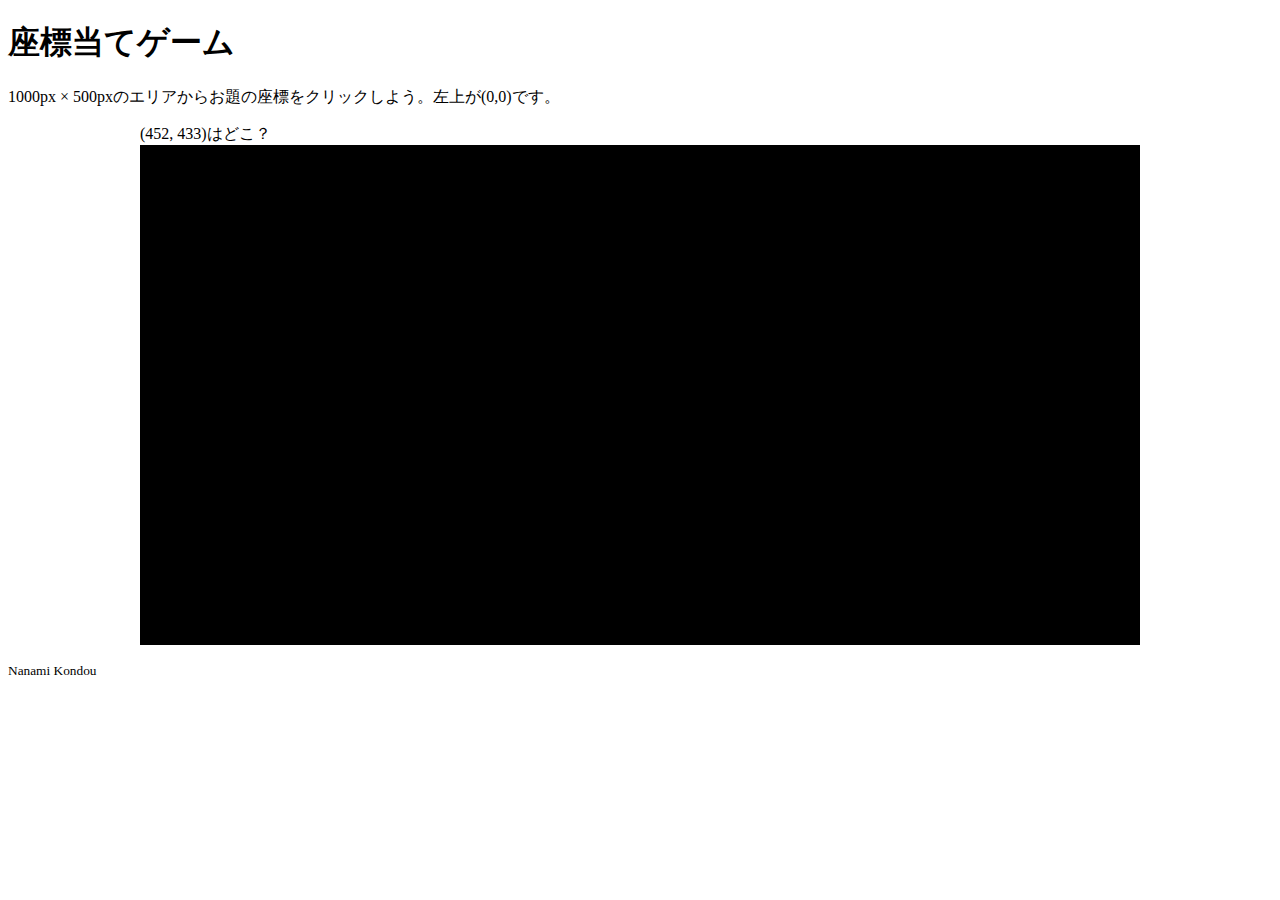
<file: coordinate/index.html>
<!DOCTYPE html>
<html lang="ja">
    <head>
        <meta charset="UTF-8">
        <link rel="stylesheet" href="style.css">
        <title>座標当てゲーム</title>
    </head>
    <body>
        <header>
            <h1>座標当てゲーム</h1>
            <p>1000px × 500pxのエリアからお題の座標をクリックしよう。左上が(0,0)です。</p>
        </header>
        <main>
            <div class="message">
                <div id="target"></div>
                <div id="result"></div>
            </div>
            <div id="playArea"><span id="correct"></span></div>
            <div id="result"></div>
        </main>
        <footer>
            <p><small>Nanami Kondou</small></p>
        </footer>
        <script src="jquery-3.7.1.min.js"></script>
        <script>
            'use strict';

            $(document).ready(function(){
                //正解の座標を設定
                let targetX = Math.floor(Math.random()* (980)) + 10;     //10~990
                let targetY = Math.floor(Math.random()* (480)) + 10;     //10~490

                let answeredX;
                let answeredY;
                $('#target').text(`(${targetX}, ${targetY})はどこ？`);

                $('#playArea').on('click', function(){
                    logPosition(event);
                    $('#correct').attr('style', `display: block; left: ${targetX-10}px; top: ${targetY-10}px`);
                    const difference = Math.sqrt((answeredX - targetX) **2 + (answeredY - targetY) **2);
                    let msg;
                    if (difference < 10){
                        msg = '凄すぎ！';
                    } else if(difference < 30){
                        msg = 'すごい！';
                    } else if(difference < 100){
                        msg = 'いい感じ';
                    } else if(difference < 200) {
                        msg = 'まずまず';
                    } else {
                        msg = '全然違うぞ！'
                    }
                    $('#result').text(msg);
                })

                function logPosition(event){
                    answeredX = event.offsetX
                    answeredY = event.offsetY;
                }
            })
        </script>
    </body>
</html>
</file>
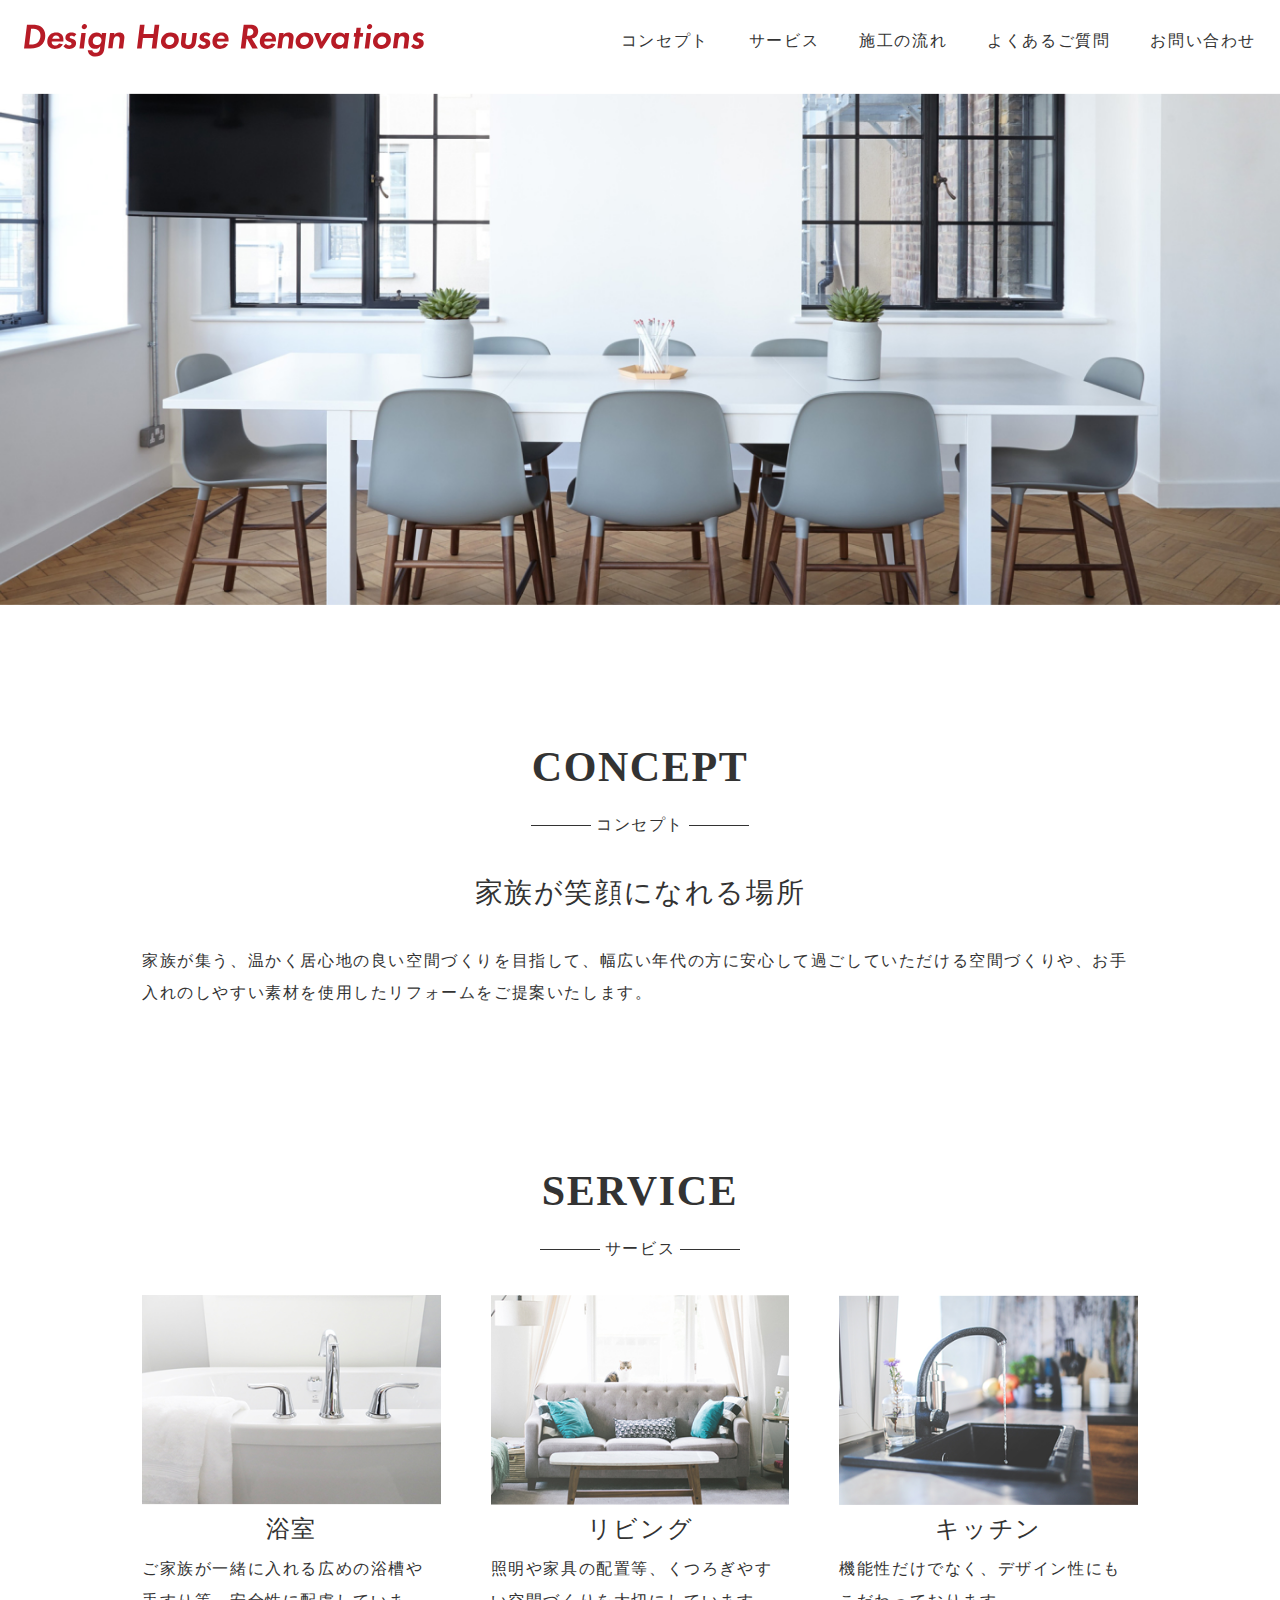
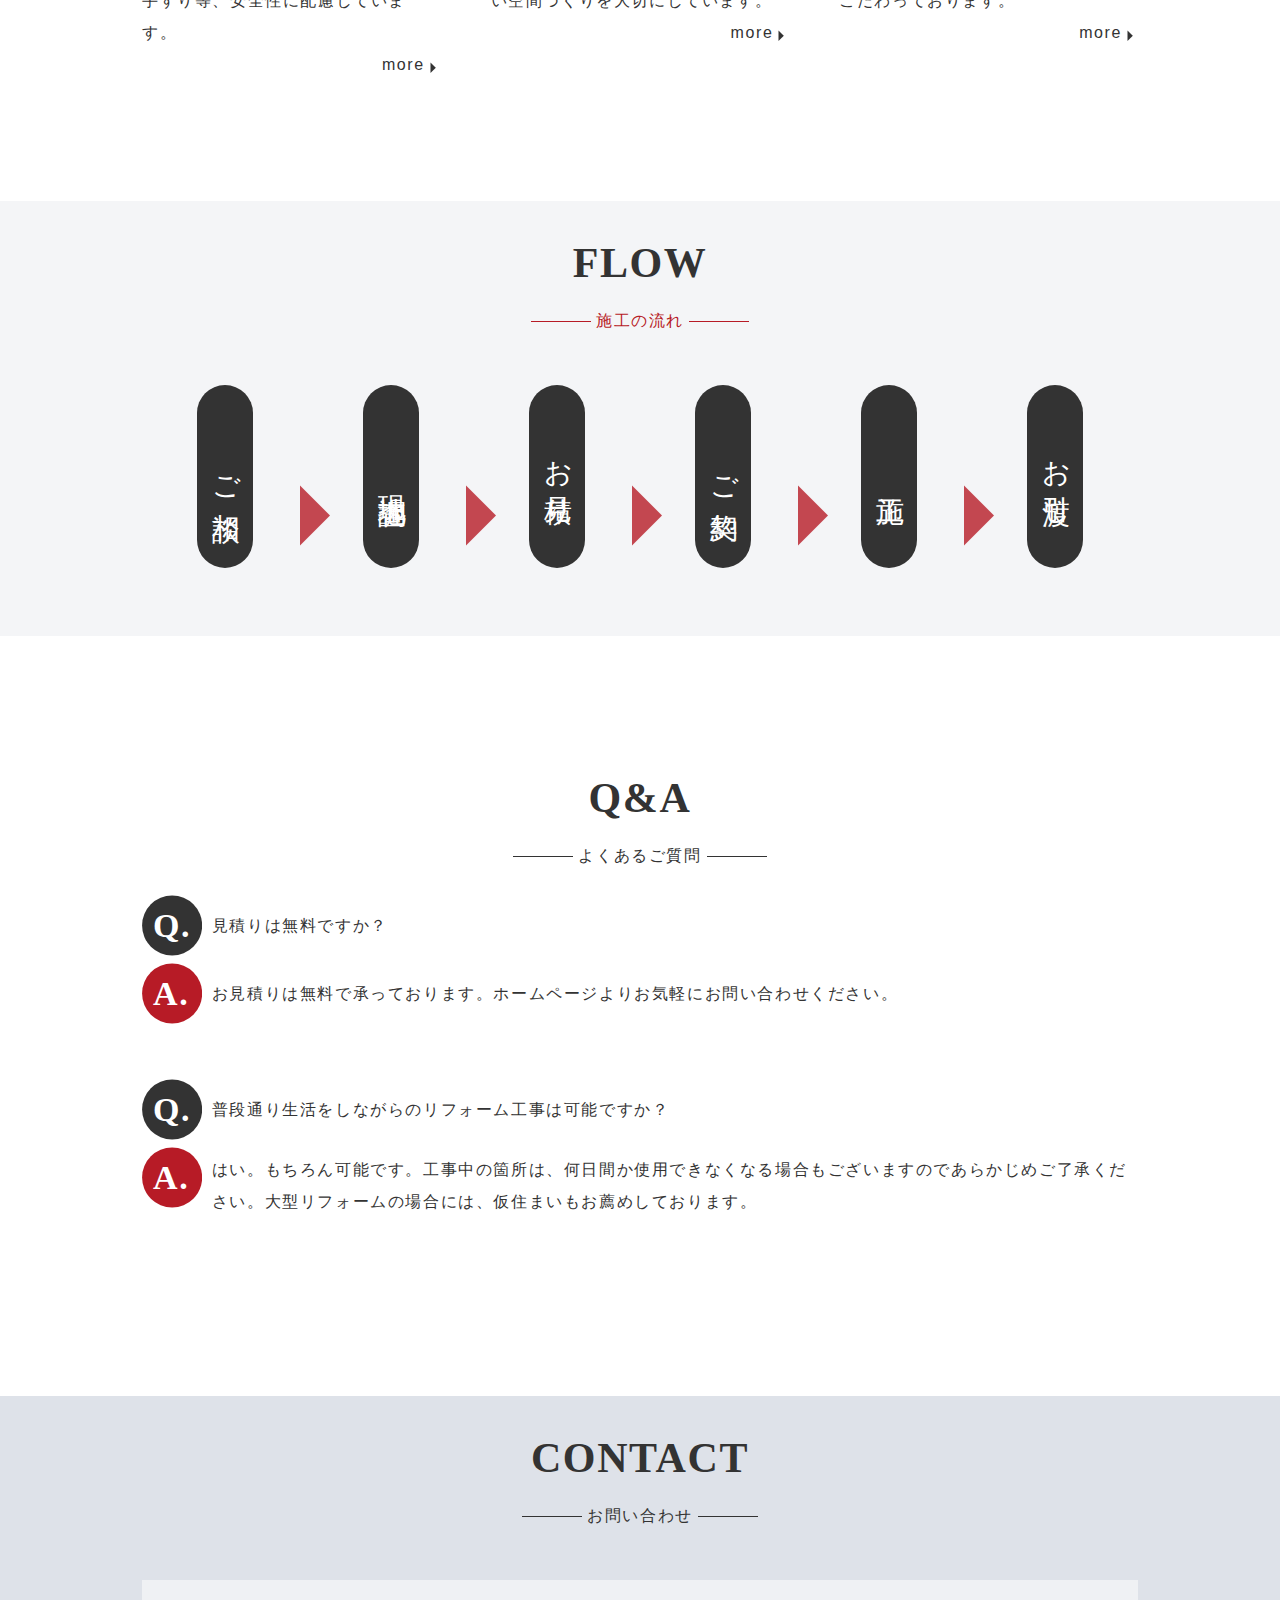
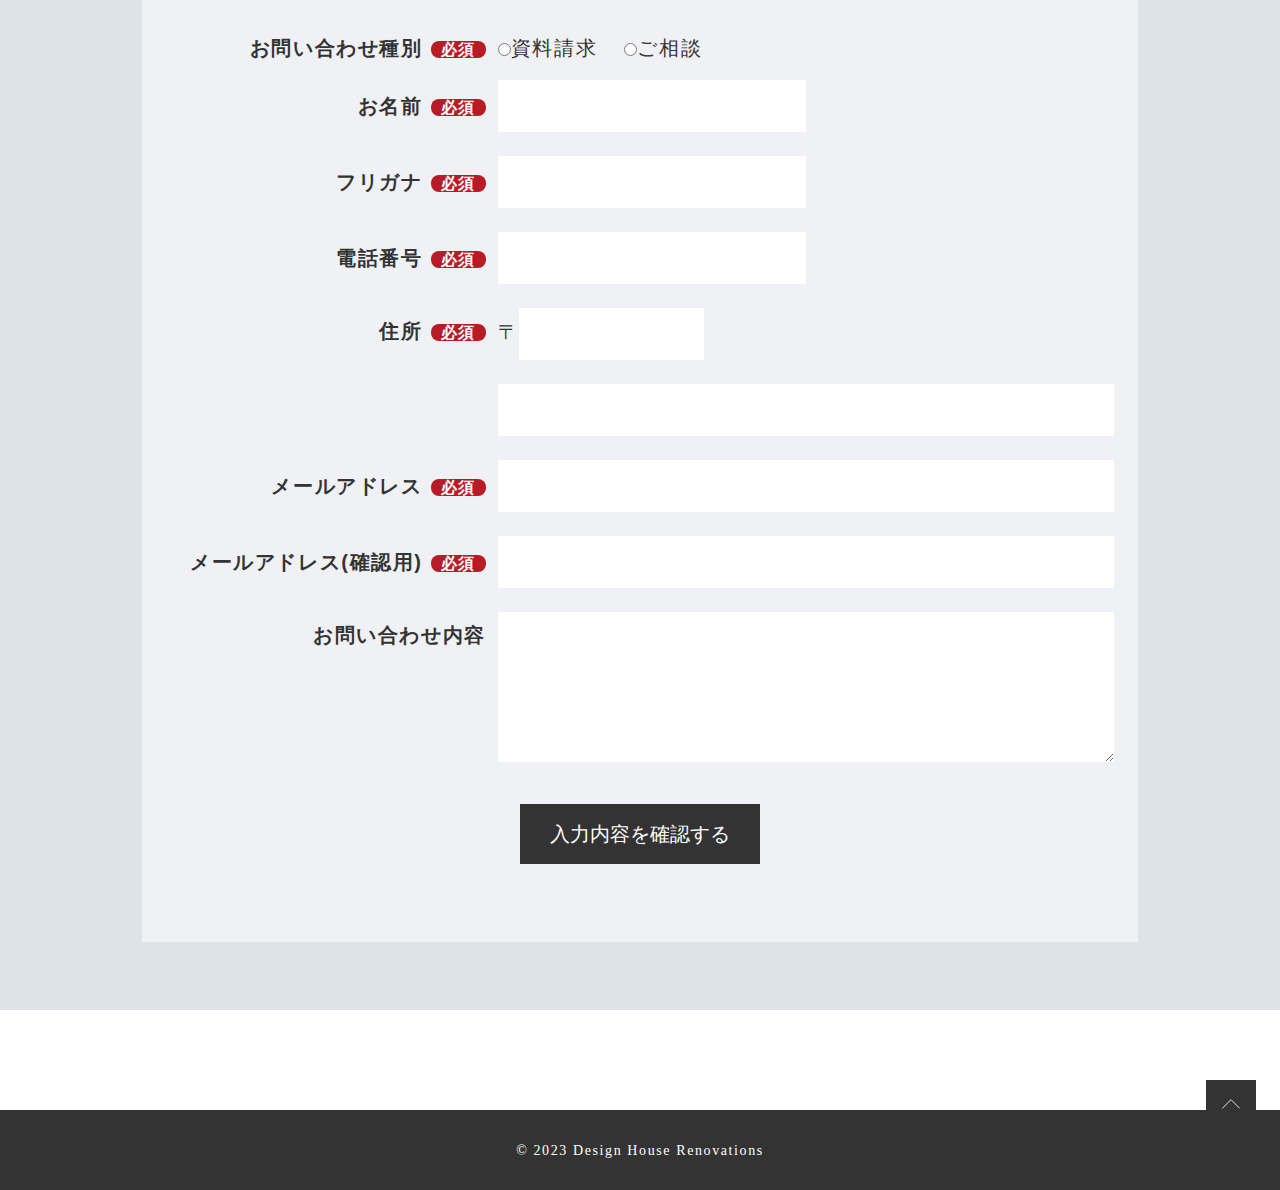
<file: exercises1/index.html>
<!DOCTYPE html>
<html lang="ja">
    <head>
        <meta charset="UTF-8">
        <meta name="viewport" content="width=device-width, initial-scale=1">
        <link rel="stylesheet" href="common/reset.css">
        <link rel="preconnect" href="https://fonts.googleapis.com">
        <link rel="preconnect" href="https://fonts.gstatic.com" crossorigin>
        <link href="https://fonts.googleapis.com/css2?family=Noto+Sans+JP:wght@100..900&family=Noto+Serif+JP:wght@200..900&display=swap" rel="stylesheet">
        <link rel="stylesheet" href="styles/style.css">
        <title>Design House Renovations</title>
    </head>
    <body>
        <header>
            <h1><a href="#"><img src="images/logo.svg" alt="ロゴ"></a></h1>
            <nav class="menuBar">
                <ul>
                    <li><a href="#concept">コンセプト</a></li>
                    <li><a href="#service">サービス</a></li>
                    <li><a href="#flow">施工の流れ</a></li>
                    <li><a href="#qAndA">よくあるご質問</a></li>
                    <li><a href="#contact">お問い合わせ</a></li>
                </ul>
            </nav>
            <!-- ハンバーガーメニュー -->
            <nav class="gMenu">
                <input class="menuBtn" type="checkbox" id="menu-btn">
                <label class="menuIcon" for="menu-btn">
                    <span class="navicon"></span>
                </label>
                <ul class="menu">
                    <li><a href="#concept">コンセプト</a></li>
                    <li><a href="#service">サービス</a></li>
                    <li><a href="#flow">施工の流れ</a></li>
                    <li><a href="#qAndA">よくあるご質問</a></li>
                    <li><a href="#contact">お問い合わせ</a></li>
                </ul>
            </nav>
            <!-- ハンバーガーメニューここまで -->
        </header>
        <main>
            <div class="hero">
                <img class="pc" src="images/heroPC.png" alt="PC版メインビジュアル">
                <img class="sp" src="images/heroSP.png" alt="スマホ版メインビジュアル">
            </div>
            <section id="concept">
                <div class="inner">
                    <h2>
                        <span class="secTitle">concept</span>
                        <span class="subTitle">コンセプト</span>
                    </h2>
                    <h3>家族が笑顔になれる場所</h3>
                    <p>家族が集う、温かく居心地の良い空間づくりを目指して、幅広い年代の方に安心して過ごしていただける空間づくりや、お手入れのしやすい素材を使用したリフォームをご提案いたします。</p>
                </div>
            </section>
            <section id="service">
                <div class="inner">
                    <h2>
                        <span class="secTitle">service</span>
                        <span class="subTitle">サービス</span>
                    </h2>
                    <div class="imgArea">
                        <div class="room">
                            <img src="images/bathroom.png" alt="浴室イメージ">
                            <h3>浴室</h3>
                            <p>ご家族が一緒に入れる広めの浴槽や手すり等、安全性に配慮しています。</p>
                            <div class="more">
                                <a href="#">
                                    more<img src="images/arrow1.svg">
                                </a>
                            </div>
                        </div>
                        <div class="room">
                            <img src="images/living.png" alt="リビングイメージ">
                            <h3>リビング</h3>
                            <p>照明や家具の配置等、くつろぎやすい空間づくりを大切にしています。</p>
                            <div class="more">
                                <a href="#">
                                    more<img src="images/arrow1.svg">
                                </a>
                            </div>
                        </div>
                        <div class="room">
                            <img src="images/kitchen.png" alt="キッチンイメージ">
                            <h3>キッチン</h3>
                            <p>機能性だけでなく、デザイン性にもこだわっております。</p>
                            <div class="more">
                                <a href="#">
                                    more<img src="images/arrow1.svg">
                                </a>
                            </div>
                        </div>
                    </div>
                </div>
            </section>
            <section id="flow">
                <div class="inner">
                    <h2>
                        <span class="secTitle">flow</span>
                        <span class="subTitle">施工の流れ</span>
                    </h2>
                    <ol>
                        <li>ご相談</li>
                        <li>現地調査</li>
                        <li>お見積り</li>
                        <li>ご契約</li>
                        <li>施工</li>
                        <li>お引渡し</li>
                    </ol>
                </div>
            </section>
            <section id="qAndA">
                <div class="inner">
                    <h2>
                        <span class="secTitle">q&a</span>
                        <span class="subTitle">よくあるご質問</span>
                    </h2>
                    <dl class="text">
                        <dt class="question">Q.</dt><dd>見積りは無料ですか？</dd>
                        <dt class="answer">A.</dt><dd>お見積りは無料で承っております。ホームページよりお気軽にお問い合わせください。</dd>
                    </dl>
                    <dl class="text">
                        <dt class="question">Q.</dt><dd>普段通り生活をしながらのリフォーム工事は可能ですか？</dd>
                        <dt class="answer">A.</dt><dd>はい。もちろん可能です。工事中の箇所は、何日間か使用できなくなる場合もございますのであらかじめご了承ください。大型リフォームの場合には、仮住まいもお薦めしております。</dd>
                    </dl>
                </div>
            </section>
            <section id="contact">
                <div class="inner">
                    <h2>
                        <span class="secTitle">contact</span>
                        <span class="subTitle">お問い合わせ</span>
                    </h2>
                    <form>
                        <dl>
                            <dt>お問い合わせ種別<span>必須</span></dt>
                            <dd class="askType">
                                <label><input type="radio" name="ask" value="資料請求">資料請求</label>
                                <label><input type="radio" name="ask" value="ご相談">ご相談</label>
                            </dd>
                            <dt>お名前<span>必須</span></dt>
                            <dd><input type="text" name="userName" required></dd>
                            <dt>フリガナ<span>必須</span></dt>
                            <dd><input type="text" name="userRuby" required></dd>
                            <dt>電話番号<span>必須</span></dt>
                            <dd><input type="text" name="userTel" required></dd>
                            <dt>住所<span>必須</span></dt>
                            <dd>〒<input type="text" name="userPostCode" required><br>
                                <input type="text" name="userAdress" required></dd>
                            <dt>メールアドレス<span>必須</span></dt>
                            <dd><input type="email" name="userEmail" required></dd>
                            <dt>メールアドレス(確認用)<span>必須</span></dt>
                            <dd><input type="email" name="userEmainAgain" required></dd>
                            <dt>お問い合わせ内容</dt>
                            <dd><textarea name="askContent"></textarea></dd>
                        </dl>
                        <input type="submit" value="入力内容を確認する"> 
                    </form>
                </div>
            </section>
        </main>
        <footer>
            <a href="#"><img src="images/arrow3.svg" alt="トップへ戻るボタン"></a>
            <small>&copy; 2023 Design House Renovations </small>
        </footer>
    </body>
</html>
</file>
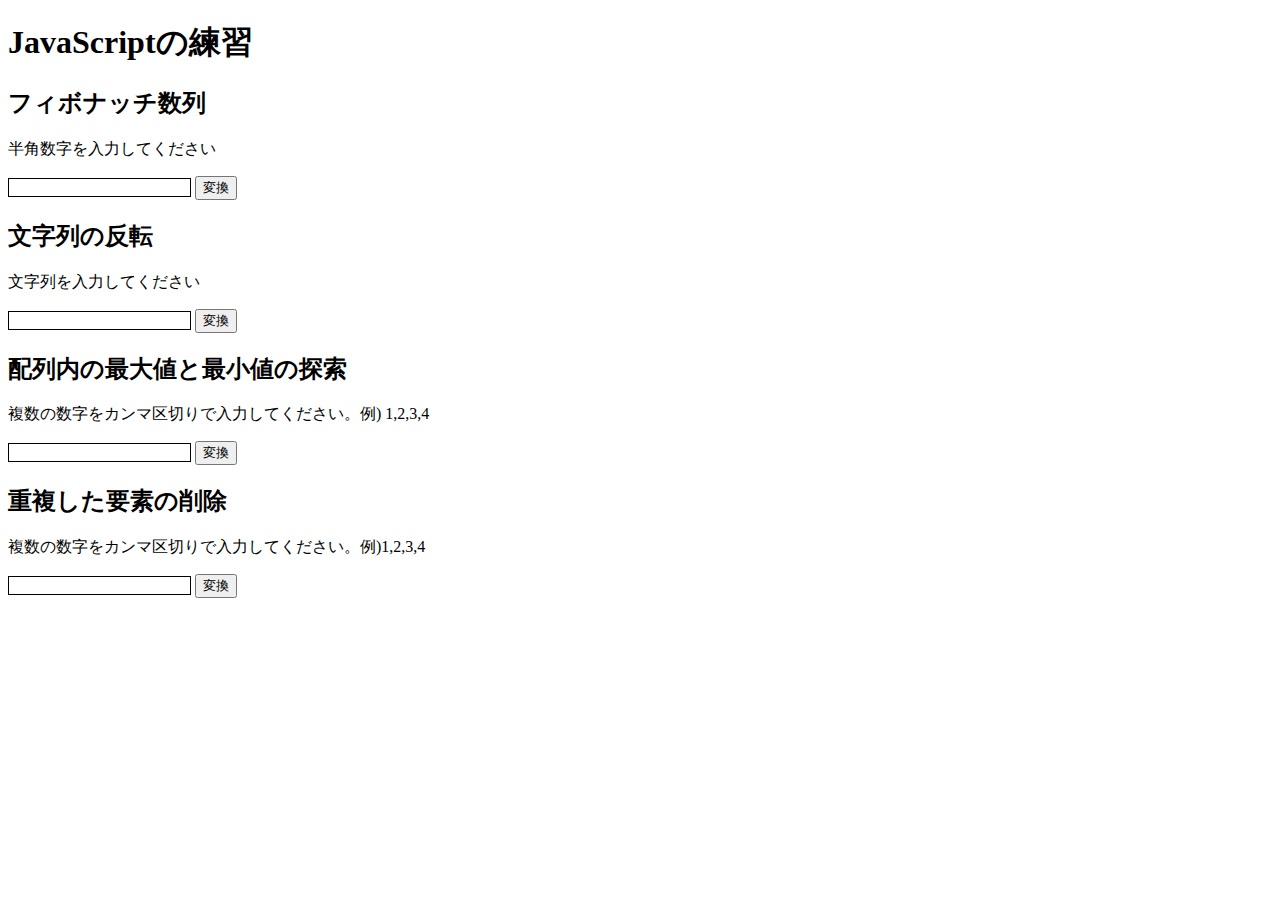
<file: others/index.html>
<!DOCTYPE html>
<html lang="ja">
    <head>
        <meta charset="UTF-8">
        <title>JavaScriptの練習</title>
    </head>
    <body>
        <header>
            <h1>JavaScriptの練習</h1>
        </header>
        <main>
            <div class="fibonacci">
                <h2>フィボナッチ数列</h2>
                <p>半角数字を入力してください</p>
                <form>
                    <input type="number" style="border: 1px solid black;">
                    <input type="submit" value="変換">
                </form>
                <p id="output"></p>
            </div>
            <div class="reverse">
                <h2>文字列の反転</h2>
                <p>文字列を入力してください</p>
                <form>
                    <input type="text" style="border: 1px solid black;">
                    <input type="submit" value="変換">
                </form>
                <p id="output"></p>
            </div>
            <div class="max-min">
                <h2>配列内の最大値と最小値の探索</h2>
                <p>複数の数字をカンマ区切りで入力してください。例) 1,2,3,4</p>
                <form>
                    <input type="text" style="border: 1px solid black;">
                    <input type="submit" value="変換">
                </form>
                <p id="output"></p>
            </div>
            <div class="duplication">
                <h2>重複した要素の削除</h2>
                <p>複数の数字をカンマ区切りで入力してください。例)1,2,3,4</p>
                <form>
                    <input type="text" style="border: 1px solid black;">
                    <input type="submit" value="変換">
                </form>
                <p id="output"></p>
            </div>
        </main>
    </body>
    <script src="../dentaku/jquery-3.7.1.min.js"></script>
    <script>
        'use strict';

        $(document).ready(function(){
            $('.fibonacci input[type="submit"]').on('click', function(){
                event.preventDefault();
                $('.fibonacci #output').empty();
                const num = document.querySelector('.fibonacci input[type="number"]').value;
                
                let pre = 0;
                let fibo = 1;
                let next;
                while(num > fibo){
                    // console.log(fibo);
                    $('.fibonacci #output').append(`${fibo} `);
                    next = pre + fibo;
                    pre = fibo;
                    fibo = next;
                }
            })
            $('.reverse input[type="submit"]').on('click', function(){
                event.preventDefault();
                $('.reverse #output').empty();
                const text = document.querySelector('.reverse input[type="text"]').value;

                const array = text.split('');
                const numChar = array.length;
                let i;
                for(i=0; i<numChar; i++){
                    $('.reverse #output').append(`${array[(numChar - 1) - i]} `);
                }
            })
            $('.max-min input[type="submit"]').on('click', function(){
                event.preventDefault();
                $('.max-min #output').empty();
                const str = document.querySelector('.max-min input[type="text"]').value;

                const array = str.split(',')
                const max = Math.max(...array);
                const min = Math.min(...array);
                $('.max-min #output').append(`最大値: ${max}, 最小値: ${min}`);
            })
            $('.duplication input[type="submit"]').on('click', function(){
                event.preventDefault();
                $('.duplication #output').empty();
                const str = document.querySelector('.duplication input[type="text"]').value;

                const array = str.split(',');
                const length = array.length;
                let i;
                let j;
                for(i=0; i<length - 1; i++){
                    for(j=i + 1; j<length; j++){
                        if(array[i] === array[j]){
                            // console.log(`array[${j}]を空白にしました`)
                            array[j] = '';
                        }
                    }
                }
                for(i=0; i<length; i++){
                    if(array[i]){
                        $('.duplication #output').append(`${array[i]}, `);
                    }
                }
            })
            
        })
    </script>
</html>
</file>
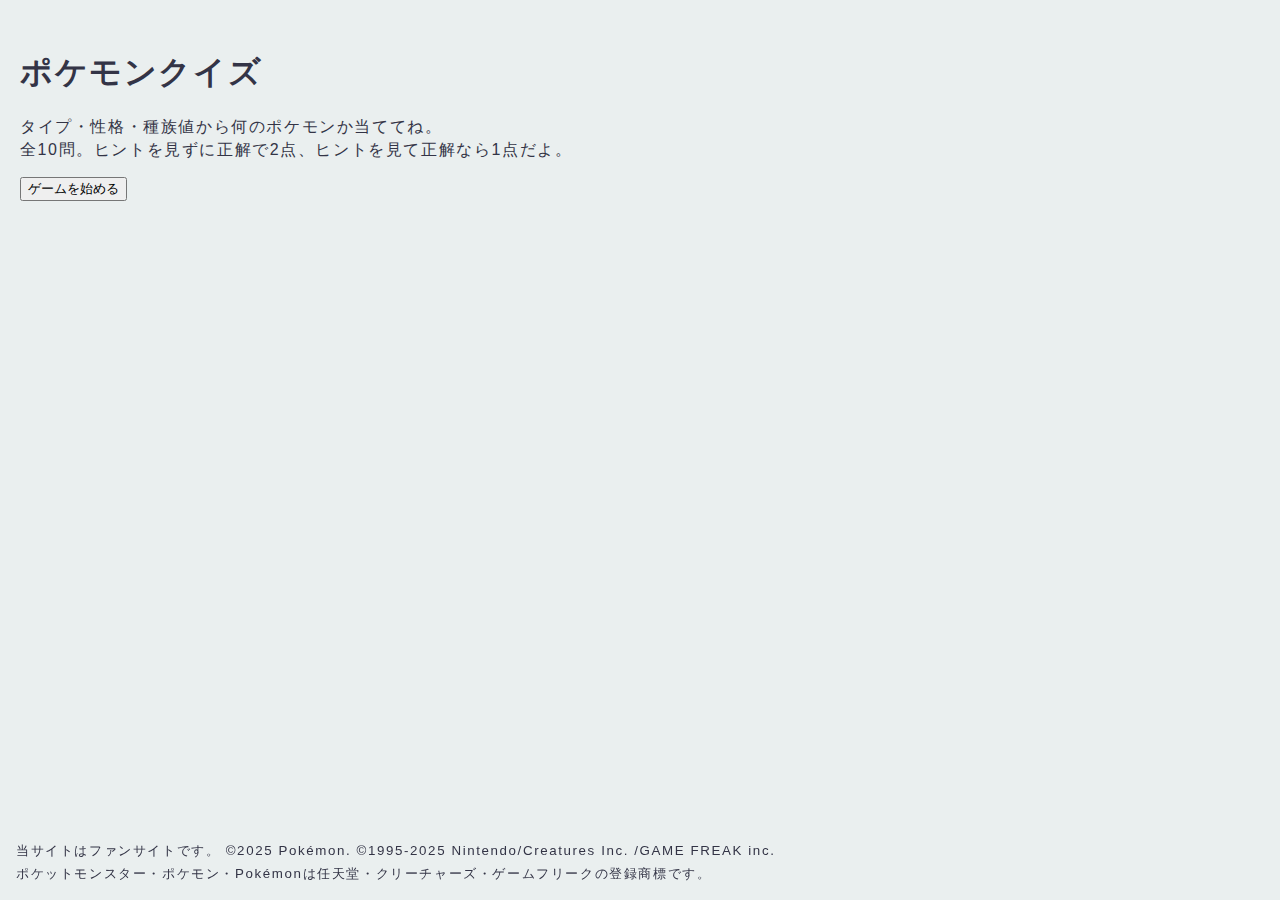
<file: quiz/index.html>
<!DOCTYPE html>
<html lang="ja">
    <head>
        <meta charset="UTF-8">
        <link rel="stylesheet" href="style.css">
        <title>ポケモンクイズ</title>
    </head>
    <body>
        <header>
            <h1>ポケモンクイズ</h1>
        </header>
        <div id="start">
            <p>タイプ・性格・種族値から何のポケモンか当ててね。<br>全10問。ヒントを見ずに正解で2点、ヒントを見て正解なら1点だよ。</p>
            <button id="gameStart">ゲームを始める</button>
        </div>
        
        <main>
            <div class="question">
                <p><span class="numQ"></span>以下の条件に当てはまるポケモンは何？</p>
                <p>タイプ：<span id="type"></span></p>
                <p>特性：<span id="ability"></span></p>
                <p>種族値：<span id="status"></span></p>
                <p>説明：<span id="explanation"></span></p>
            </div>
            <div>
                <p>選択肢</p>
                <ul id="choices"></ul>
            </div>
            <p id="answer"></p>
            <button id="next">次の問題</button>
        </main>
        <div id="result">
            <p id="score"></p>
            <button id="playAgain">もう一度遊ぶ</button>
        </div>
        <footer>
            <small>
                当サイトはファンサイトです。
                ©2025 Pokémon. ©1995-2025 Nintendo/Creatures Inc. /GAME FREAK inc.<br>
                ポケットモンスター・ポケモン・Pokémonは任天堂・クリーチャーズ・ゲームフリークの登録商標です。
            </small>
        </footer>
    </body>
    <!-- <script src="../scripts/jquery-3.7.1.min.js"></script> -->
    <script src="../dentaku/jquery-3.7.1.min.js"></script>
    <script>
        'use strict';

        $(document).ready(function(){
            $.ajax({url: 'data.json', dataType: 'json'})
                .done(function(pokemon) {
                    //ゲームを始める
                    $('#gameStart').on('click', function(){
                        console.log('ゲームスタート')
                        $('main').attr('style', 'display: block');
                        $('#start').remove();
                        game();
                    })
                    $('#playAgain').on('click', function(){
                        $('#result').attr('style', 'display: none');
                        $('main').attr('style', 'display: block');
                        $('#next').text('次の問題');
                        game();
                    })

                    async function game(){
                        let i;
                        let score = 0;
                        for(i=0; i<10; i++){
                            $('.numQ').text(`第${i+1}問: `)
                            const isCorrect = await turn(i);
                            if(isCorrect[0]){
                                if(isCorrect[1]){
                                    score++;
                                } else {
                                    score = score + 2;
                                }
                            }
                            console.log(`現在の得点：${score}`);
                        }
                        result(score, i);
                    }

                    function turn(numQ){
                        return new Promise(resolve => {
                        //リセットする
                        $('#choices li').remove();
                        $('#answer').empty();
                        $('#next').attr('style', '');
                        $('#explanation').empty();
                        $('#explanation').append('<button>ヒントを見る</button>')

                        //選択肢を4つ作る
                        let choices = [];
                        let i;
                        for(i=0; i<4; i++){
                            const select = Math.floor(Math.random() * pokemon.length);
                            choices.push(pokemon[select]);
                            pokemon.splice(select, 1);
                        }
                        for(i=0; i<4; i++){
                            document.getElementById('choices').insertAdjacentHTML('beforeend', `<li>${choices[i].name}</li>`);
                        }

                        //選択肢のうち一つを正解にする
                        const correct = Math.floor(Math.random() * choices.length);
                        $(`#choices li:nth-child(${correct + 1})`).attr('id','correct')
                        
                        //正解のタイプ等を問題文に出力
                        $('#type').text(choices[correct].type);
                        $('#ability').text(choices[correct].ability);
                        $('#status').text(choices[correct].status);

                        //選択肢をpokemonに戻す
                        for(i=0; i<4; i++){
                            pokemon.push(choices[i]);
                        }

                        //ヒントを見る
                        let hint = false;
                        $('#explanation button').on('click', function(){
                            $(this).remove();
                            $('#explanation').text(choices[correct].explanation);
                            hint = true;
                        })

                        //選択肢をクリックしたら
                        $('#choices li').on('click', function(){
                            let answeredCorrectly = false;
                            $('#explanation').text(choices[correct].explanation);
                            //正誤を出力
                            if($(this).attr('id') === 'correct'){
                                $('#answer').text('正解！');
                                answeredCorrectly = true;
                            } else {
                                $('#answer').text(`不正解`)
                            }
                            //選択肢の見た目を変える
                            let i;
                            for(i=0; i<4; i++){
                                if($(`#choices li:nth-child(${i+1})`).attr('id') === 'correct'){
                                    $(`#choices li:nth-child(${i+1})`).addClass('correct');
                                } else {
                                    $(`#choices li:nth-child(${i+1})`).addClass('false');
                                }
                            }
                            //次の問題へ進む
                            $('#next').attr('style', 'display: block');
                            if(numQ === 9){
                                $('#next').text('結果を見る');
                            }
                                $('#next').on('click', function(){
                                    resolve([answeredCorrectly, hint]);
                                })
                            })
                        })
                    }
                    function result(finalScore, totalQ){
                        $('main').attr('style', 'display: none');
                        $('#result').attr('style', 'display: block');
                        if(finalScore === totalQ * 2) {
                            $('#score').text('満点！おめでとう！');
                        } else {
                            $('#score').text(`あなたのスコアは...${totalQ * 2}点満点中 ${finalScore}点`);
                        }
                    }
                })
                .fail(function(jqxhr, textStatus, error) {
                    // 失敗時：エラーハンドリング
                    var err = textStatus + ", " + error;
                    console.error('JSONファイルの読み込み中にエラーが発生しました:', err);
                })
        })
    </script>
</html>
</file>
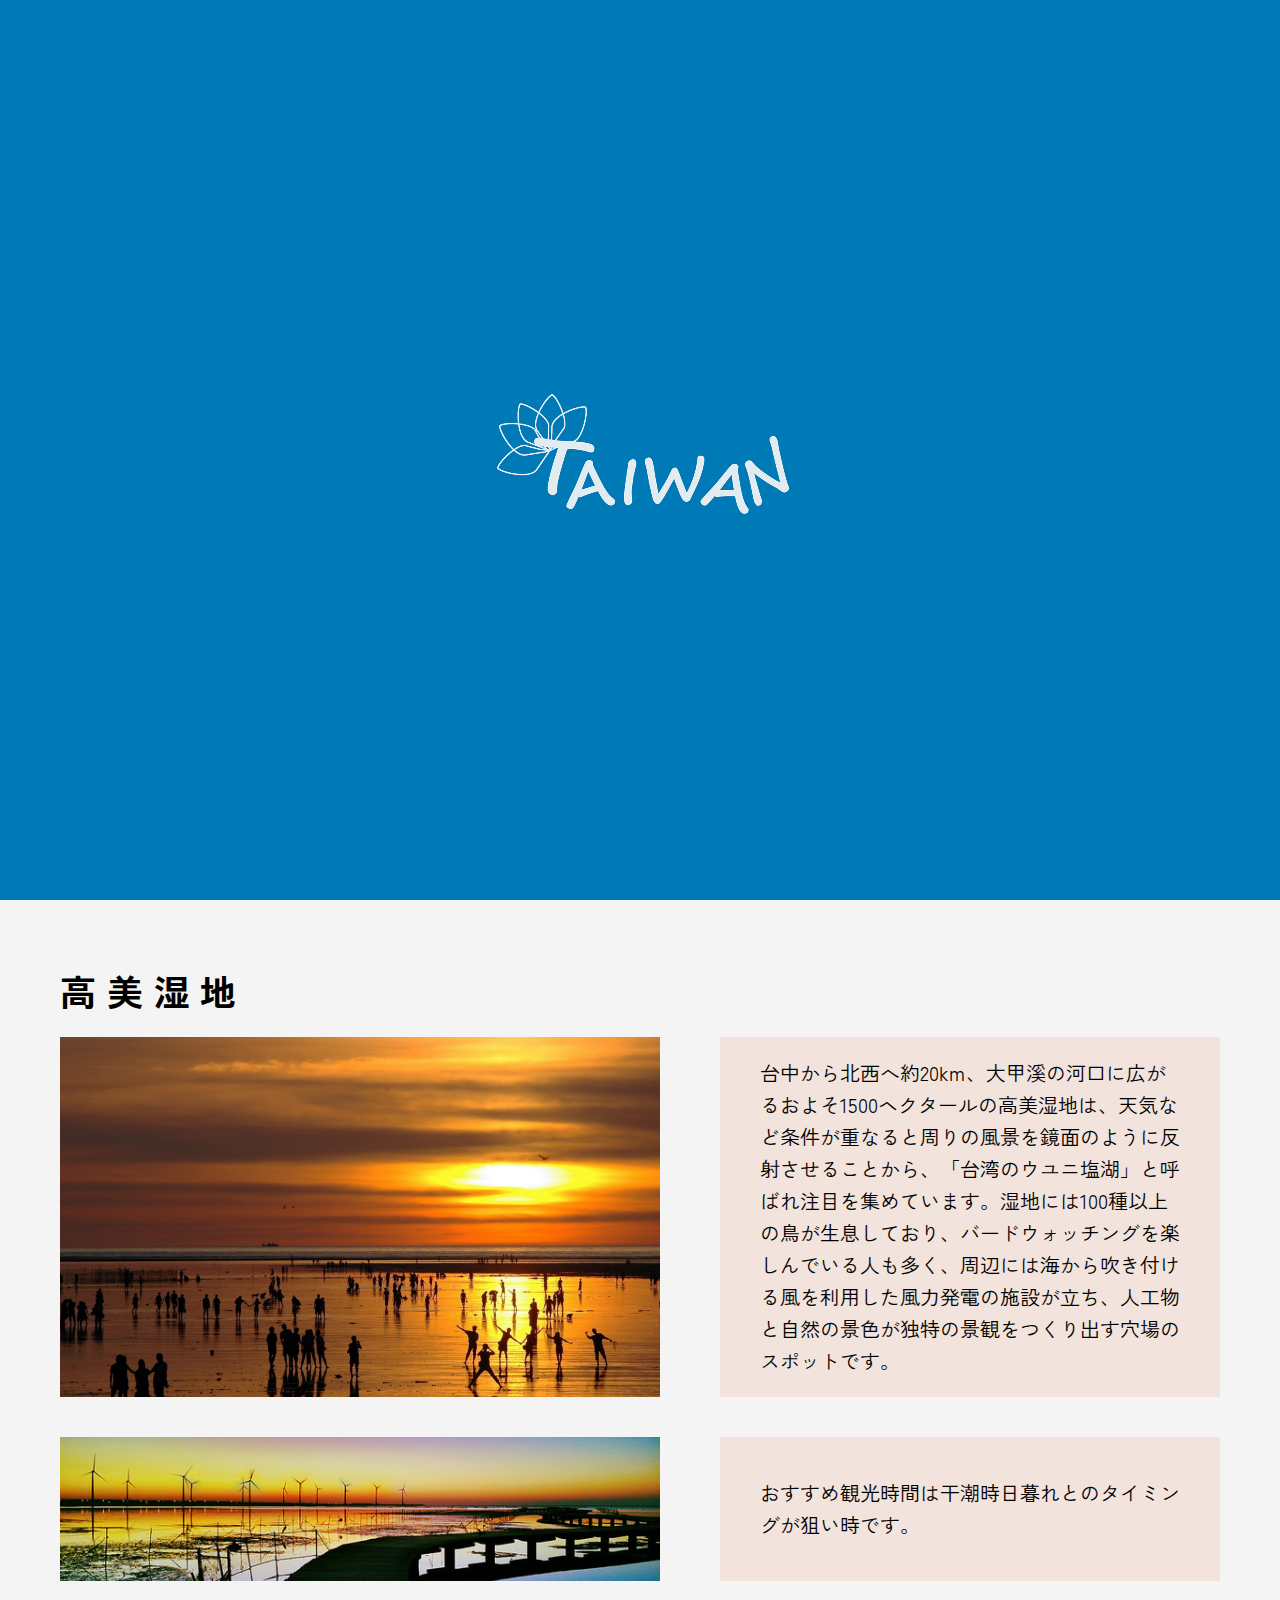
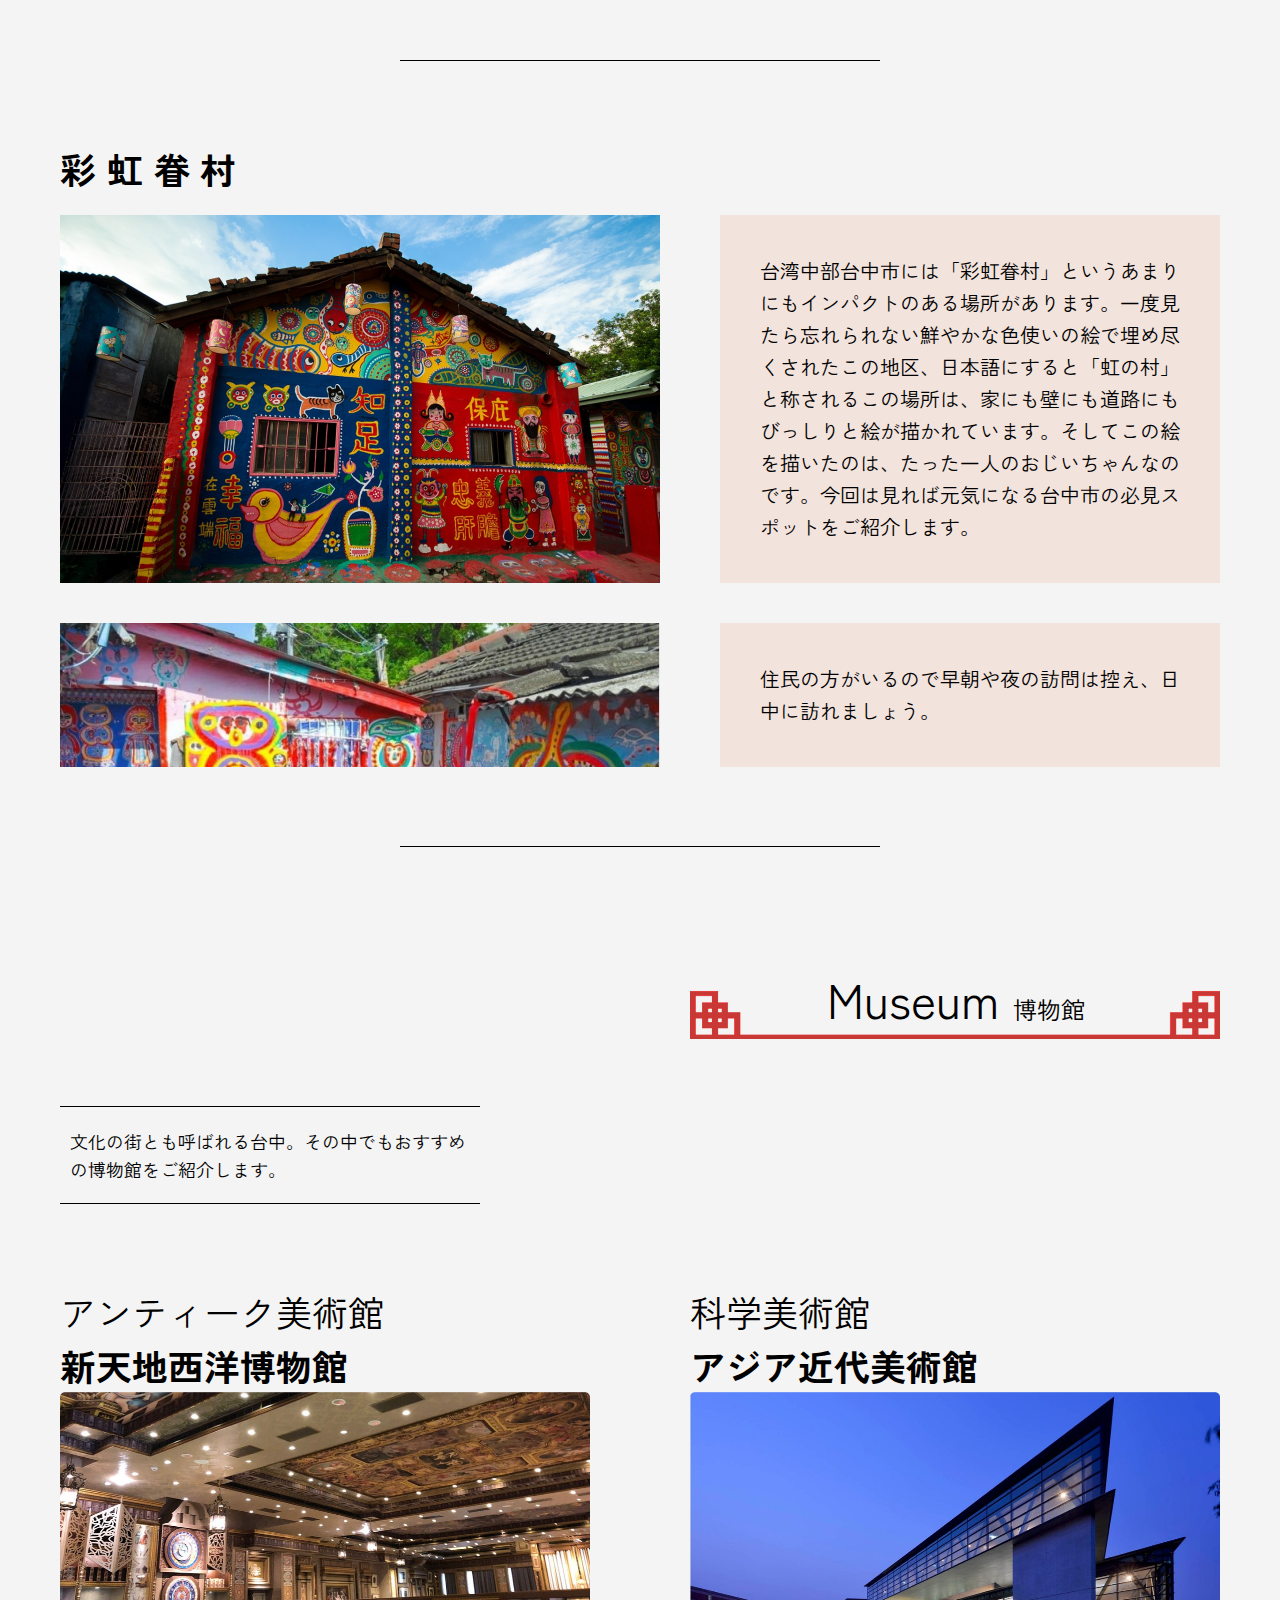
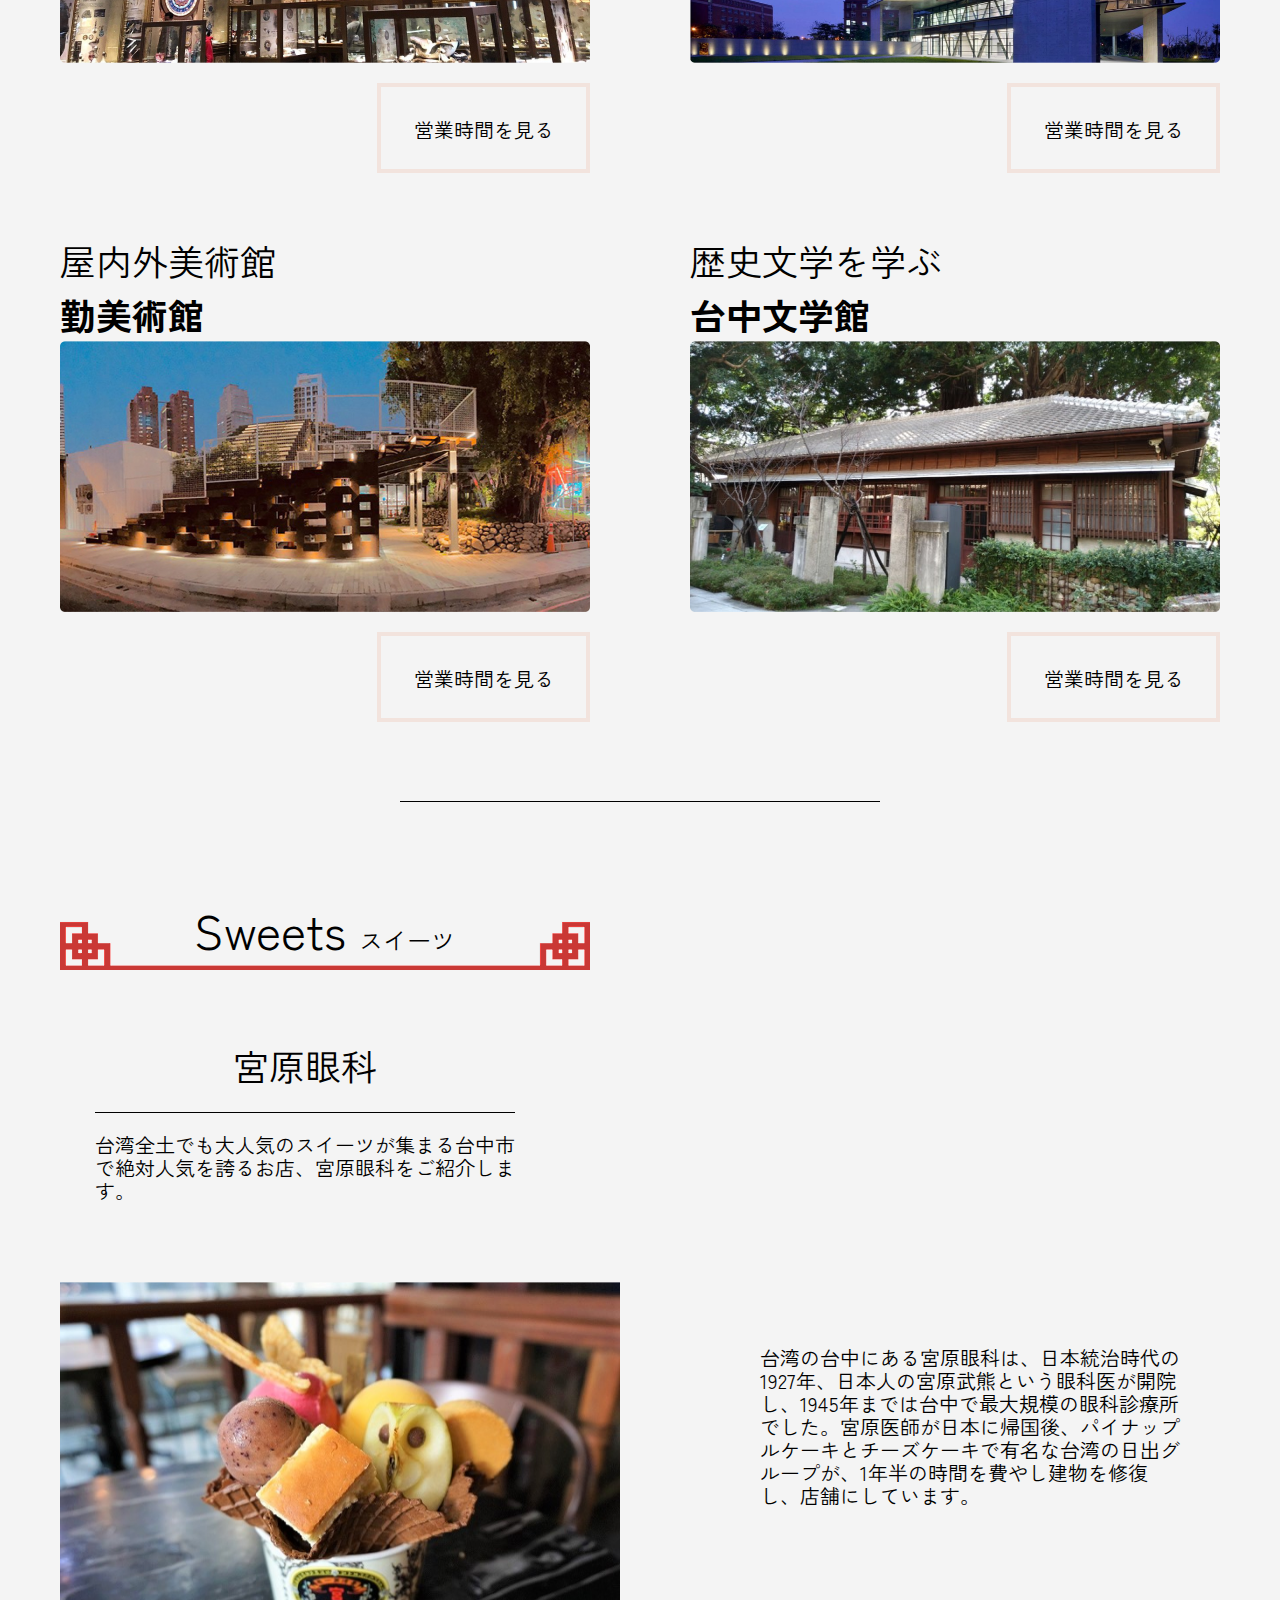
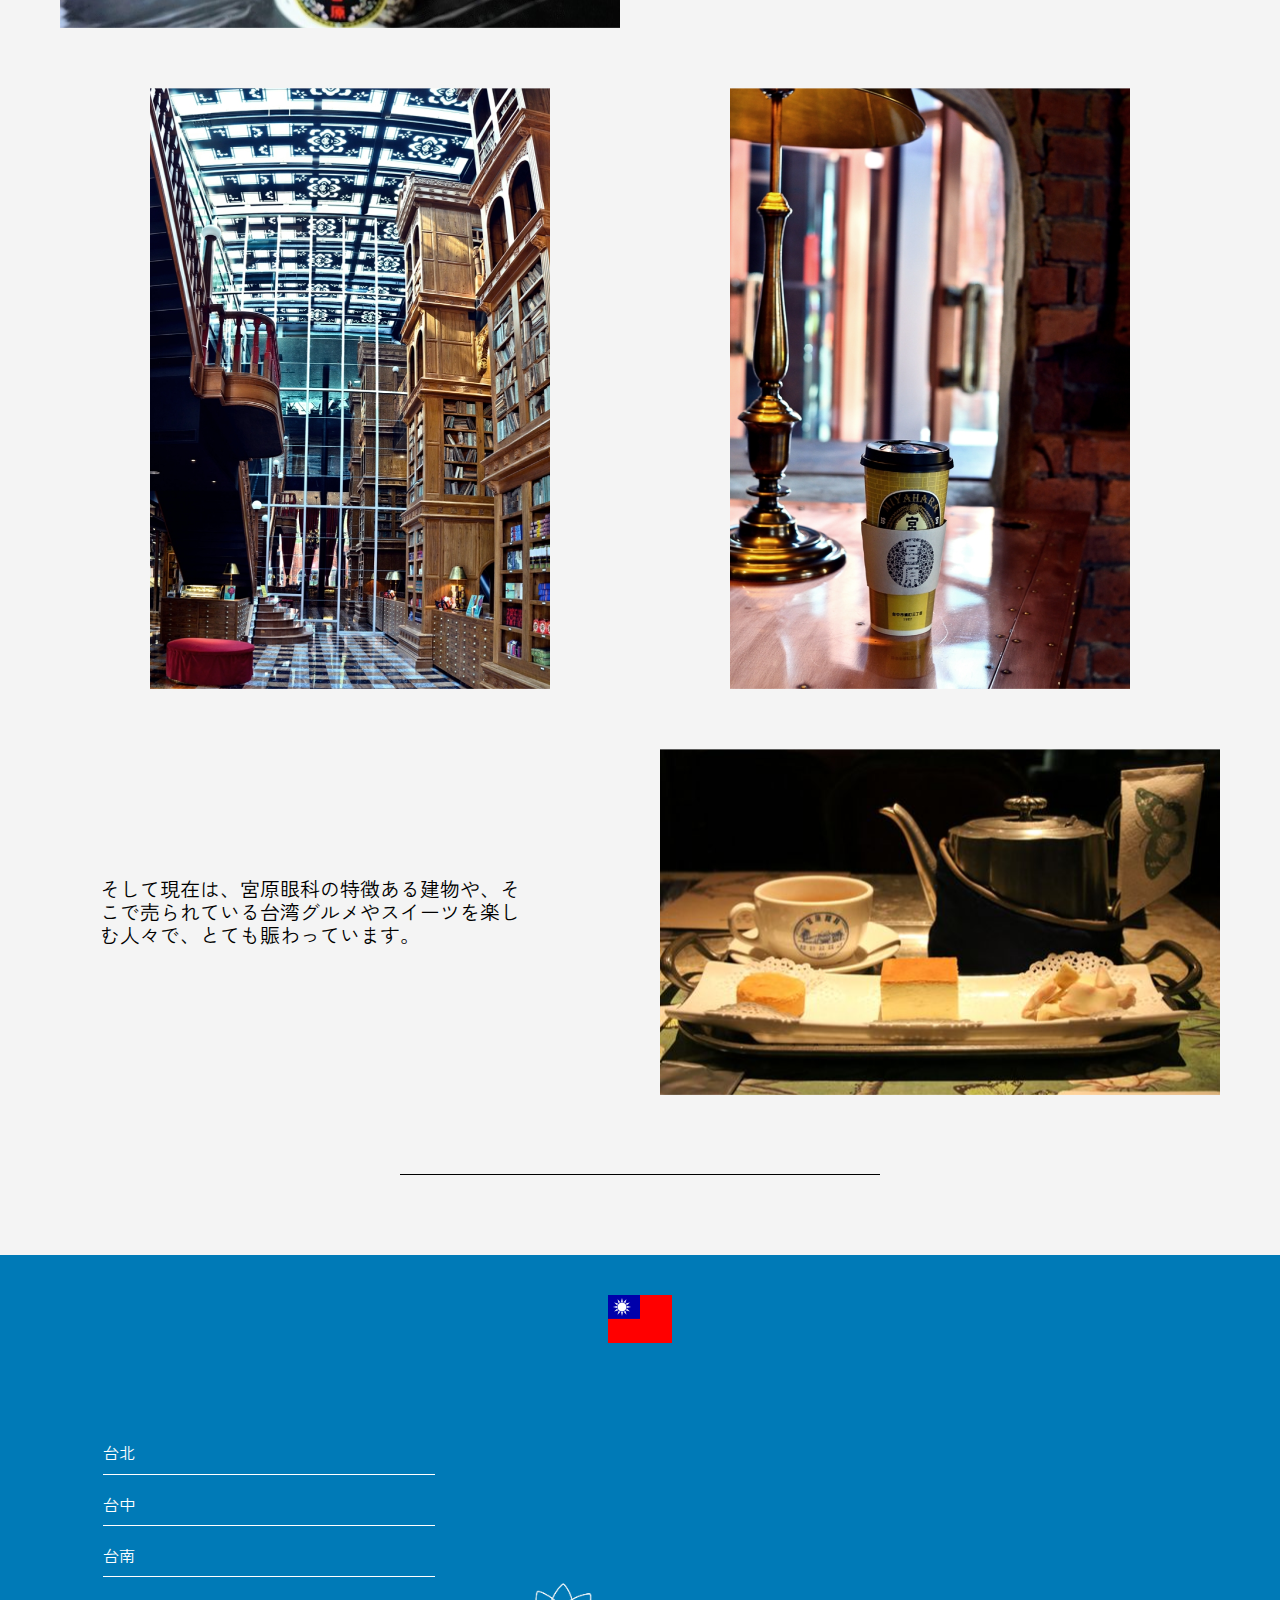
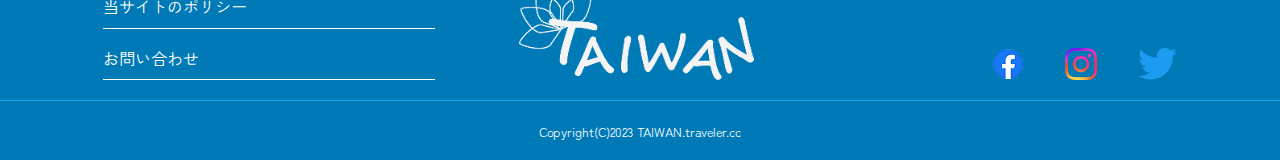
<file: exercise2/taichu/index.html>
<!DOCTYPE html>
<html lang="ja">
<head>
    <meta charset="UTF-8">
    <meta name="viewport" content="width=device-width, initial-scale=1.0">
    <link rel="stylesheet" href="../common/reset.css">
    <link rel="preconnect" href="https://fonts.googleapis.com">
    <link rel="preconnect" href="https://fonts.gstatic.com" crossorigin>
    <link href="https://fonts.googleapis.com/css2?family=Raleway:ital,wght@0,100..900;1,100..900&family=Zen+Kaku+Gothic+New&display=swap" rel="stylesheet">
    <link rel="stylesheet" href="styles/style.css">
    <title>台湾観光サイト｜台中</title>
</head>
<body>
    
    <!--ローディング画面-->
    <div class="loaderBg jsLoaderBg">
    <div class="loader jsLoader">
    <img src="../common/images/logo.png" alt=""/>
    </div>
    </div>
    <div class="wrap">
    <div class="content"></div>
    </div>
    <!--ローディング画面ここまで-->

    <div id="wrapper">
    <header>
        <div class="topBar">
        <h1><img src="../common/images/logo.png" alt="Taiwanロゴ"></h1>
        <nav>
            <ul>
                <li><a href="../index.html">Top</a></li>
                <li><a href="../taipei/index.html">台北</a></li>
                <li><a href="#">台中</a></li>
                <li><a href="../tainan/index.html">台南</a></li>
                <li><a href="#">当サイトのポリシー</a></li>
                <li><a href="#">お問い合わせ</a></li>
            </ul>
        </nav>
        </div>
        <!--ハンバーガーメニュー用アイコン-->
        <div class="hamburger" id="openNav">
            <img src="../common/images/hamburger.svg" alt="">
        </div>
        
        <h1 class="logoSP"><img src="../common/images/logo.png" alt="Taiwanロゴ"></h1>
        <h2 class="heroSP"><img src="images/taichuHeroSP.png" alt="台中トップ画像SP"></h2>
        <h2 class="onlyPC"><img src="images/taichuHero.png" alt="台中トップ画像"></h2>
        <ul class="headerIcons">
            <li><a href="#"><img src="../common/images/facebook.png" alt="facebookアイコン"></a></li>
            <li><a href="#"><img src="../common/images/instagram.png" al="instagramアイコン"></a></li>
            <li><a href="#"><img src="../common/images/twitter.png" alt="twitterアイコン"></a></li>
        </ul>
        <img src="images/taichuLogo.png" alt="" class="taichuLogo">
        <p class="heroDescription">台湾で2番目の大都市を誇る台中市。台中市は台湾中部の台中盆地にあり、いくつもの河川が台中市の中心地を貫いています。</p>
    </header>
    <!--スマートフォン用のハンバーガーメニュー-->
    <nav id="nav" class="navSP">
        <div class="logo"><img src="../common/images/logo.png" alt=""></div>
        <div class="close" id="closeNav">
            <img src="../common/images/close.svg" alt="">
        </div>
        <p>Menu</p> 
        <ul>
                <li class="ulTop"><a href="../index.html">TOP</a></li>
                <li><a href="../taipei/index.html">台北</a></li>
                <li><a href="#">台中</a></li>
                <li><a href="../tainan/index.html">台南</a></li>
                <li class="ulPolicy"><a href="#">当サイトのポリシー</a></li>
                <li><a href="#">お問い合わせ</a></li>
         </ul>
    </nav>

    </div>
    
    <main>
        <p class="pankuzu"><a href="#"><span id="homeToTop">Home</span></a>＞<a href="#">Travel</a>＞台中</p>
      <section class="attraction">
        <h1>Attraction <span class="h1sub">観光名所</span></h1>
        <div>
            <h2>高美湿地</h2>
            <figure>
            <img src="images/gaomei.png" alt="高美湿地1" class="attractionMainPic">
            <figcaption class="figcaption1">台中から北西へ約20km、大甲溪の河口に広がるおよそ1500ヘクタールの高美湿地は、天気など条件が重なると周りの風景を鏡面のように反射させることから、「台湾のウユニ塩湖」と呼ばれ注目を集めています。湿地には100種以上の鳥が生息しており、バードウォッチングを楽しんでいる人も多く、周辺には海から吹き付ける風を利用した風力発電の施設が立ち、人工物と自然の景色が独特の景観をつくり出す穴場のスポットです。</figcaption>
            </figure>
            <figure>
            <img src="images/gaomeiSub.png" alt="高美湿地2">
            <figcaption class="figcaption2">おすすめ観光時間は干潮時日暮れとのタイミングが狙い時です。</figcaption>
            </figure>
        </div>
        <div>
            <h2>彩虹眷村</h2>
            <figure>
            <img src="images/saikoukenson.png" alt="彩虹眷村1" class="attractionMainPic">
            <figcaption class="figcaption2">台湾中部台中市には「彩虹眷村」というあまりにもインパクトのある場所があります。一度見たら忘れられない鮮やかな色使いの絵で埋め尽くされたこの地区、日本語にすると「虹の村」と称されるこの場所は、家にも壁にも道路にもびっしりと絵が描かれています。そしてこの絵を描いたのは、たった一人のおじいちゃんなのです。今回は見れば元気になる台中市の必見スポットをご紹介します。</figcaption>
            </figure>
            <figure>
            <img src="images/saikoukensonSub.png" alt="彩虹眷村2">
            <figcaption class="figcaption2">住民の方がいるので早朝や夜の訪問は控え、日中に訪れましょう。</figcaption>
            </figure>
        </div>
      </section>

      <section class="museum">
        <h1>Museum <span class="h1sub">博物館</span></h1>
        <div class="aboutMuseum">
        <p class="museumDescription">文化の街とも呼ばれる台中。その中でもおすすめの博物館をご紹介します。</p>
        </div>

        <div class="museum12">
          <div>
            <h2><span class=h2sub>アンティーク美術館</span><br>
                新天地西洋博物館</h2>
            <img src="images/shintenchi.png" alt="新天地西洋博物館">

        <!--モーダル1-->
            <div class="overlay" data-id="modal1"></div>
            <div class="modal" data-id="modal1">
            <div class="modalCloseWrap">
            <button class="modalClose">
            <span></span>
            <span></span>
            </button>
            </div>
              <div class="modalContents">
                <h2>新天地西洋博物館</h2>
                <div class="modalPic">
                    <img src="images/shintenchiSub1.png" alt="">
                    <img src="images/shintenchiSub2.png" alt="">
                </div>
                    <p>営業時間<br>
                    全日：10:00〜18:00<br>
                    住所：台湾台中市東区旱渓東路一段456号1階</p>
              </div>
            </div>
            <p class="openHour"><button class="modalOpen" data-target="modal1">営業時間を見る</button></p>
        <!--モーダル1ここまで-->

          </div>
          <div>
            <h2><span class=h2sub>科学美術館</span><br>
                アジア近代美術館</h2>
            <img src="images/asia.png" alt="アジア近代美術館">

        <!--モーダル2-->
        <div class="overlay" data-id="modal2"></div>
            <div class="modal" data-id="modal2">
            <div class="modalCloseWrap">
            <button class="modalClose">
            <span></span>
            <span></span>
            </button>
            </div>
              <div class="modalContents">
                <h2>アジア近代美術館</h2>
                <div class="modalPic">
                    <img src="images/asiaSub1.png" alt="">
                    <img src="images/asiaSub2.png" alt="">
                </div>
                    <p>営業時間<br>
                        全日：9:30～17:00<br>
                        住所：413台湾台中市霧峰區柳豐路500號</p>
              </div>
            </div>
            <p class="openHour"><button class="modalOpen" data-target="modal2">営業時間を見る</button></p>
        <!--モーダル2ここまで-->

          </div>
        </div>
        <div class="museum34">
          <div>
            <h2><span class=h2sub>屋内外美術館</span><br>
                勤美術館</h2>
            <img src="images/chin.png" alt="勤美術館">

        <!--モーダル3-->
        <div class="overlay" data-id="modal3"></div>
            <div class="modal" data-id="modal3">
            <div class="modalCloseWrap">
            <button class="modalClose">
            <span></span>
            <span></span>
            </button>
            </div>
              <div class="modalContents">
                <h2>勤美術館</h2>
                <div class="modalPic">
                    <img src="images/chinSub1.png" alt="">
                    <img src="images/chinSub2.png" alt="">
                </div>
                    <p>営業時間<br>
                        全日：09:00〜17:00<br>
                        住所：台中市西區館前路71號</p>
              </div>
            </div>
            <p class="openHour"><button class="modalOpen" data-target="modal3">営業時間を見る</button></p>
        <!--モーダル3ここまで-->

          </div>
          <div>
            <h2><span class=h2sub>歴史文学を学ぶ</span><br>
                台中文学館</h2>
            <img src="images/bungakukan.png" alt="台中文学館">

        <!--モーダル4-->
        <div class="overlay" data-id="modal4"></div>
            <div class="modal" data-id="modal4">
            <div class="modalCloseWrap">
            <button class="modalClose">
            <span></span>
            <span></span>
            </button>
            </div>
              <div class="modalContents">
                <h2>台中文学館</h2>
                <div class="modalPic">
                    <img src="images/bungakukanSub1.png" alt="">
                    <img src="images/bungakukanSub2.png" alt="">
                </div>
                    <p>営業時間<br>
                        全日：09:00〜17:00<br>
                        住所：台中市楽群街38号</p>
              </div>
            </div>
            <p class="openHour"><button class="modalOpen" data-target="modal4">営業時間を見る</button></p>
        <!--モーダル4ここまで-->

          </div>
        </div>
      </section>

      <section class="sweets">
            <h1>Sweets <span class="h1sub">スイーツ</span></h1>
            <h2>宮原眼科</h2>
            <p class="sweetsDes1">台湾全土でも大人気のスイーツが集まる台中市で絶対人気を誇るお店、宮原眼科をご紹介します。</p>
            <div class="aboutMiyahara1">
                <img src="images/miyahara1.png" alt="パフェ" class="sweetsImage">
                <p>台湾の台中にある宮原眼科は、日本統治時代の1927年、日本人の宮原武熊という眼科医が開院し、1945年までは台中で最大規模の眼科診療所でした。宮原医師が日本に帰国後、パイナップルケーキとチーズケーキで有名な台湾の日出グループが、1年半の時間を費やし建物を修復し、店舗にしています。</p>
            </div>
        <div class="aboutMiyahara2">
            <img src="images/miyahara2.png" alt="店内1" class="miyaharaImage">
            <img src="images/miyahara3.png" alt="店内2" class="miyaharaImage">
        </div>
        <div class="aboutMiyahara3">
            <p>そして現在は、宮原眼科の特徴ある建物や、そこで売られている台湾グルメやスイーツを楽しむ人々で、とても賑わっています。</p>
            <img src="images/miyahara4.png" alt="お茶とスイーツ" class="sweetsImage">
        </div>
    </section>
    <p id="pageTop"><a href="#"><img src="images/pageTop.svg" alt=""></a></p>
    </main>
    
    <footer>
     <p class="footerFlag"><img src="../common/images/taiwanFlag.png" alt="台湾の旗"></p>
     <div class="footerMain">
        <ul class="footerLinks">
            <li class="onlySP"><a href="../index.html">TOPへもどる</a></li>
            <li><a href="../taipei/index.html">台北</a></li>
            <li><a href="#">台中</a></li>
            <li><a href="../tainan/index.html">台南</a></li>
            <li><a href="#">当サイトのポリシー</a></li>
            <li><a href="#">お問い合わせ</a></li>
        </ul>
       
        <p class="footerLogo"><img src="../common/images/logo.png"> </p>
        <ul class="footerIcons">
            <li><a href="#"><img src="../common/images/facebook.png" alt="facebookアイコン"></a></li>
            <li><a href="#"><img src="../common/images/instagram.png" al="instagramアイコン"></a></li>
            <li><a href="#"><img src="../common/images/twitter.png" alt="twitterアイコン"></a></li>
        </ul>
        
    </div>
    <div class="copyright">
    <small>Copyright(C)2023 TAIWAN.traveler.cc </small>
    </div>
    </footer>
    <script src="../common/jquery-3.4.1.min.js"></script>
    <script src="scripts/script.js"></script>
</body>
</html>
</file>
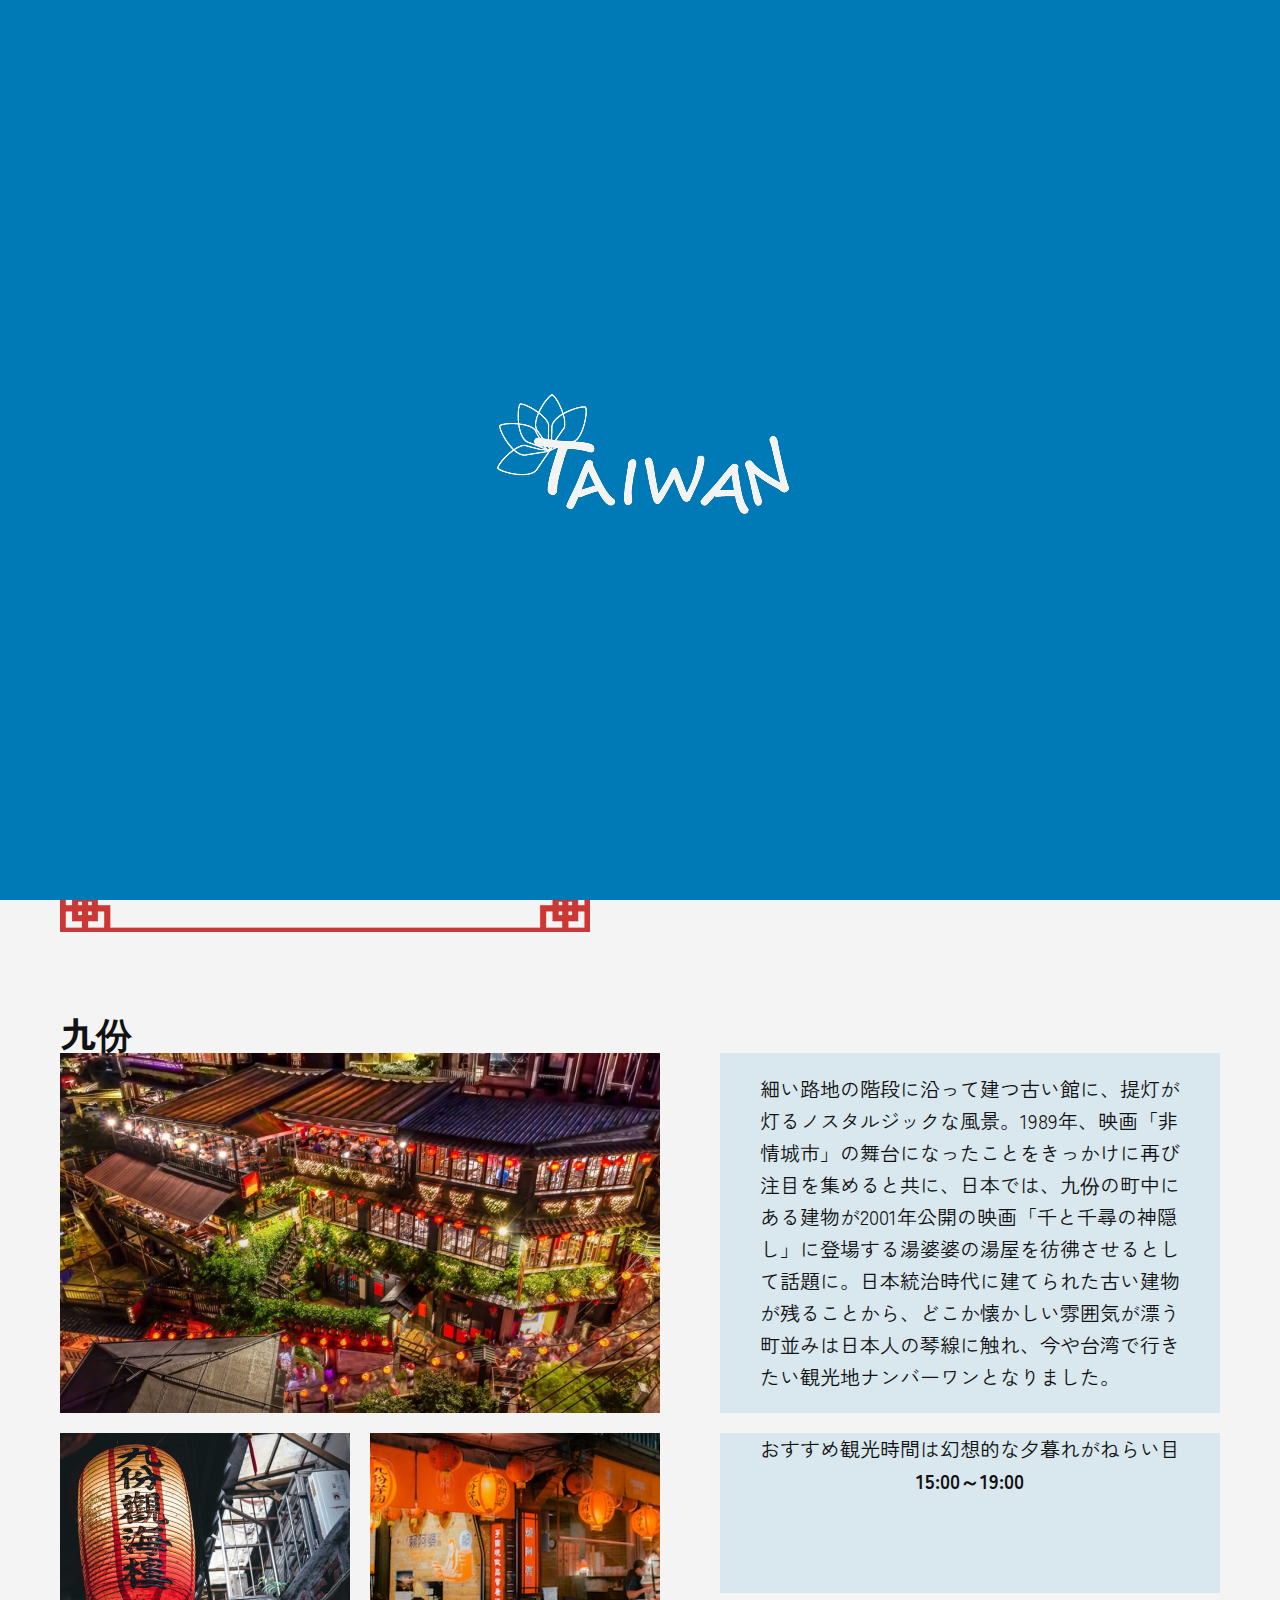
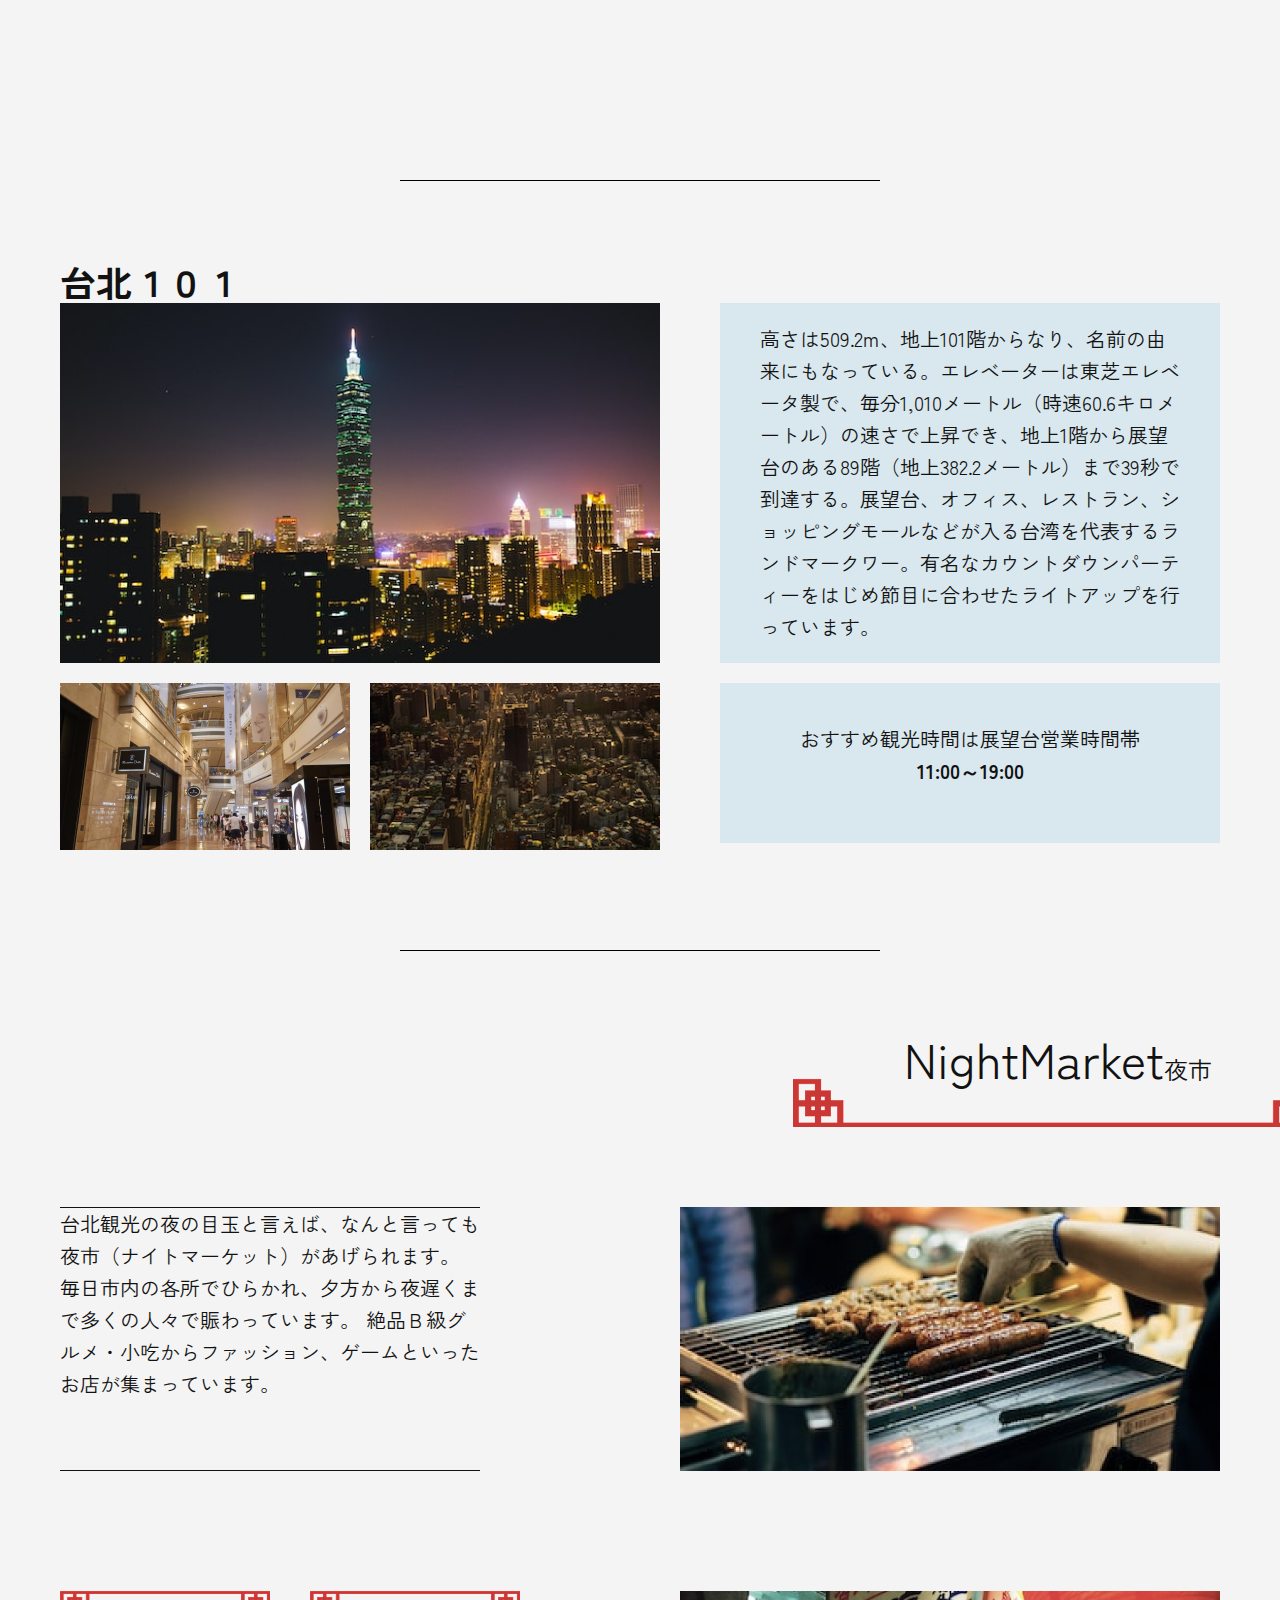
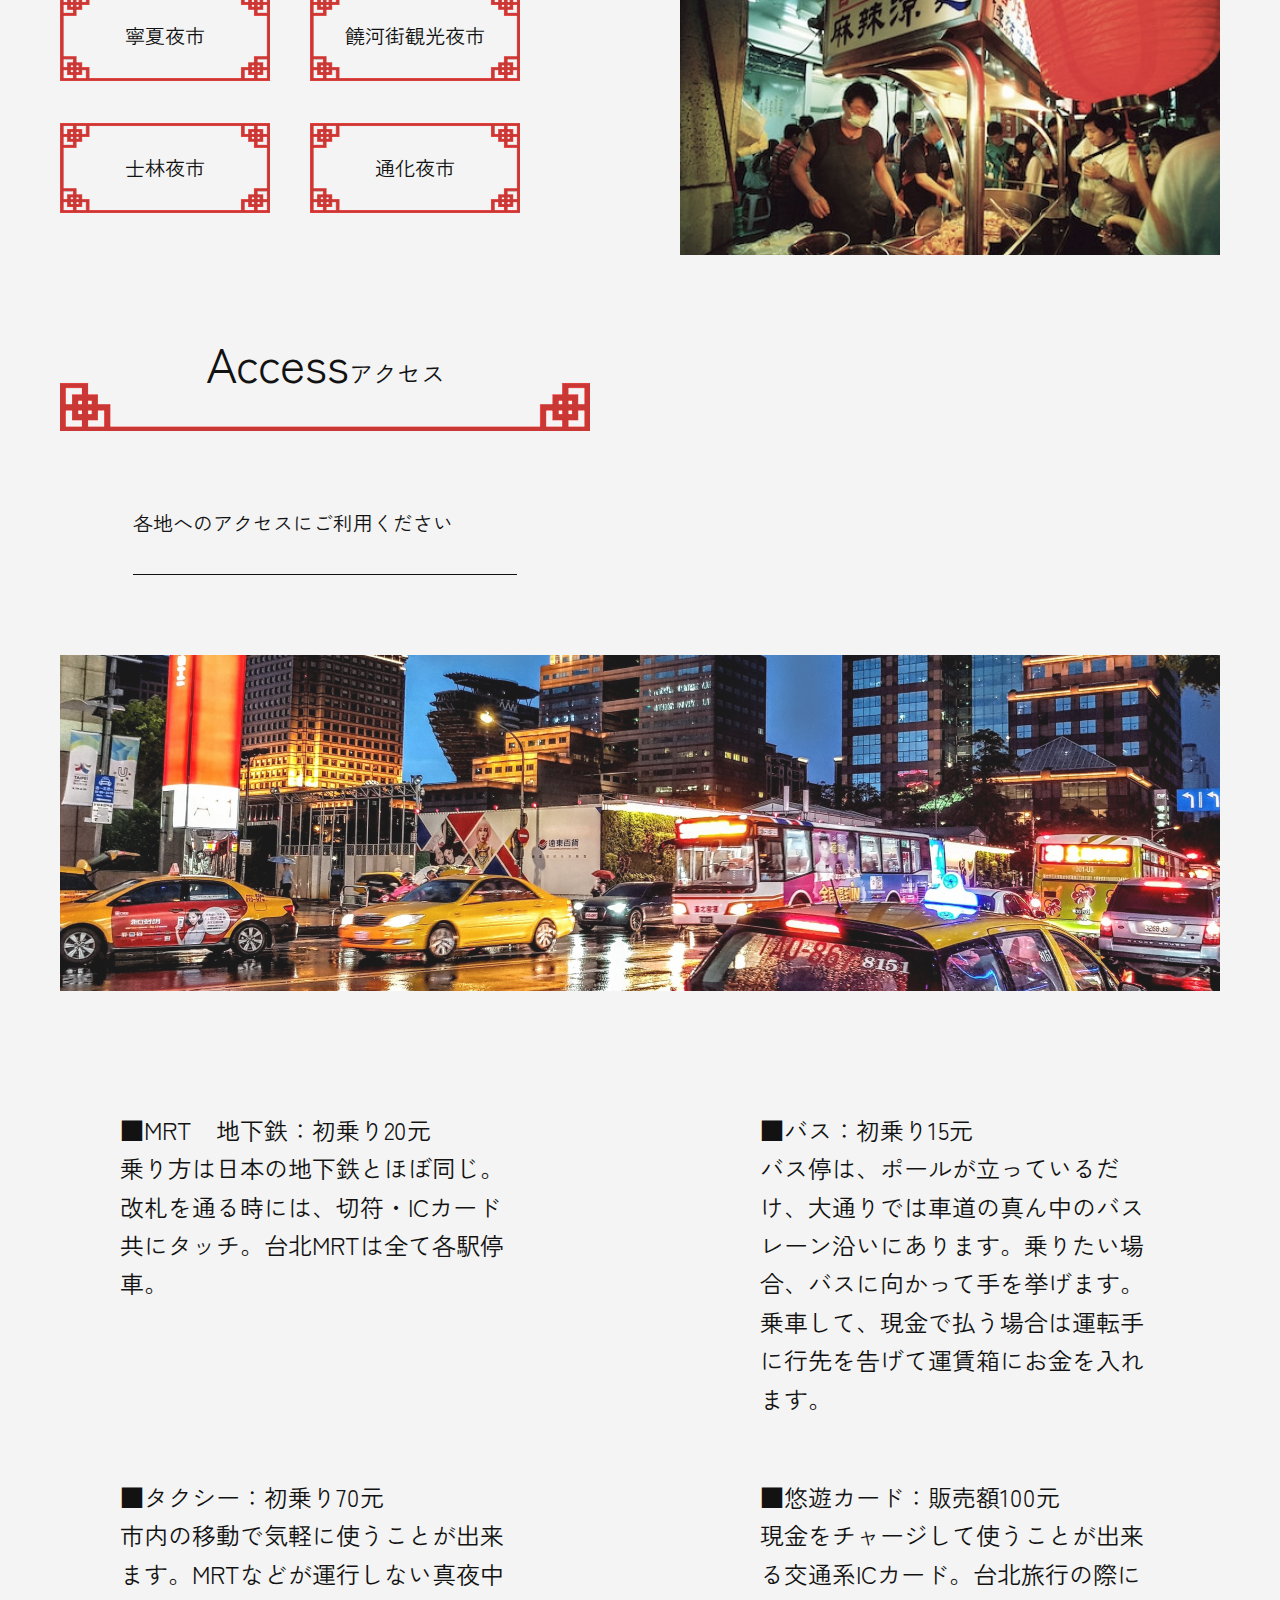
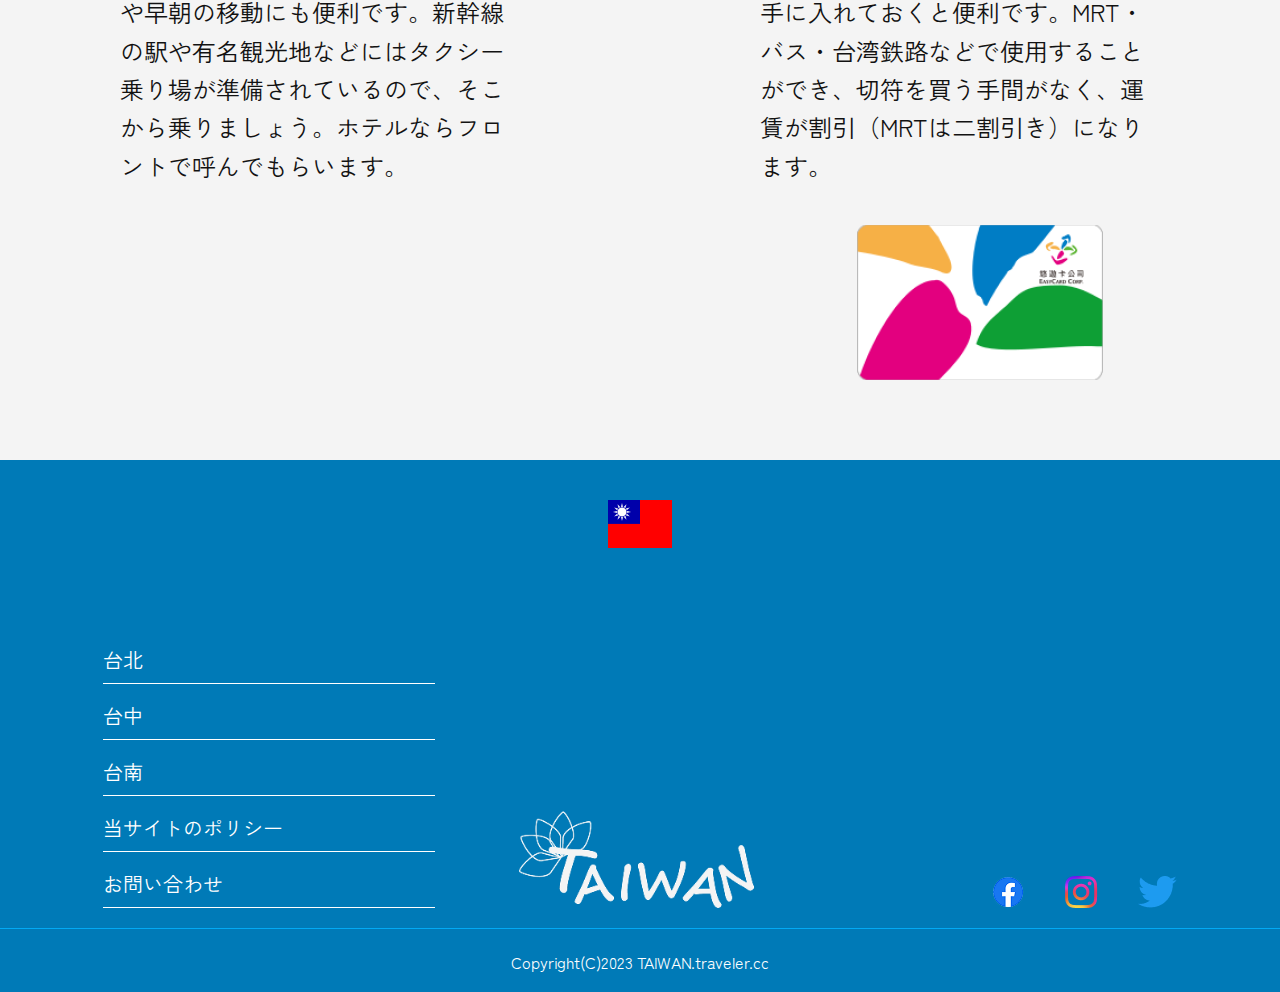
<file: exercise2/taipei/index.html>
<!DOCTYPE html>
<html lang="ja">
  <head>
    <meta charset="UTF-8">
    <meta name="viewport" content="width=device-width,initial-scale=1">
    <link rel="stylesheet" href="../common/reset.css">
    <link rel="preconnect" href="https://fonts.googleapis.com">
    <link rel="preconnect" href="https://fonts.gstatic.com" crossorigin>
    <link href="https://fonts.googleapis.com/css2?family=Zen+Kaku+Gothic+New&display=swap" rel="stylesheet">
    <link rel="stylesheet" href="styles/style.css">
    <link rel="stylesheet" href="../common/style.css">
    <title>台湾観光サイト｜台北</title>
  </head>
  <body>
    <!--ローディング画面-->
    <div class="loaderBg jsLoaderBg">
    <div class="loader jsLoader">
    <img src="../common/images/logo.png" alt=""/>
    </div>
    </div>
    <div class="wrap">
    <div class="content"></div>
    </div>
   <!--ローディング画面ここまで-->
   <div id="wrapper">
    <header>
        <div class="topBar">
        <h1><img src="../common/images/logo.png" alt="Taiwanロゴ"></h1>
        <nav>
            <ul>
                <li><a href="../index.html">Top</a></li>
                <li><a href="index.html">台北</a></li>
                <li><a href="../taichu/index.html">台中</a></li>
                <li><a href="../tainan/index.html">台南</a></li>
                <li><a href="#">当サイトのポリシー</a></li>
                <li><a href="#">お問い合わせ</a></li>
            </ul>
        </nav>
        </div>
        <!--ハンバーガーメニュー用アイコン-->
        <div class="hamburger" id="openNav">
            <img src="../common/images/hamburger.svg" alt="">
        </div>
        
        <h1 class="logoSP"><img src="../common/images/logo.png" alt="Taiwanロゴ"></h1>
        
    </header>
        <!--スマートフォン用のハンバーガーメニュー-->
        <nav id="nav" class="navSP">
            <div class="logo"><img src="../common/images/logo.png" alt=""></div>
            <div class="close" id="closeNav">
                <img src="../common/images/close.svg" alt="">
            </div>
            <p>Menu</p> 
            <ul>
                    <li class="ulTop"><a href="../index.html">TOP</a></li>
                    <li><a href="index.html">台北</a></li>
                    <li><a href="../taichu/index.html">台中</a></li>
                    <li><a href="../tainan/index.html">台南</a></li>
                    <li class="ulPolicy"><a href="#">当サイトのポリシー</a></li>
                    <li><a href="#">お問い合わせ</a></li>
            </ul>
        </nav>

    </div>
  <main>
    <div class="hero">
      <img src="images/mainLogo.png" alt="">
      <p>
        台北市は台湾の中心地です。活気にあふれる街台北では、さまざまな建物や台北を生きる人々の美しい風景を見ることができます。
      </p>
    </div>
    <button class="topSP">
      <a href="#"><img src="images/topSP.png" alt="トップへ戻るボタン"></a>
    </button>
    <div class="pankuzu">
      <p>Top>Travel>台北</p>
    </div>
    <section id="attraction">
      <h2>Attraction<span>観光名所</span></h2>
       <div class="kyuhun">
        <h3>九份</h3>
        <div class="imageTosentense">           
        <img src="images/kyuhunMain1.png" alt="">
        <p>
          細い路地の階段に沿って建つ古い館に、提灯が灯るノスタルジックな風景。1989年、映画「非情城市」の舞台になったことをきっかけに再び注目を集めると共に、日本では、九份の町中にある建物が2001年公開の映画「千と千尋の神隠し」に登場する湯婆婆の湯屋を彷彿させるとして話題に。日本統治時代に建てられた古い建物が残ることから、どこか懐かしい雰囲気が漂う町並みは日本人の琴線に触れ、今や台湾で行きたい観光地ナンバーワンとなりました。
        </p>
        </div>
        <div class="kyuhun290">
        <div class="kyuhunSubimages">
          <img src="images/kyuhunMain2.png">
          <img src="images/kyuhunMain3.png">
        </div>
        <p> おすすめ観光時間は幻想的な夕暮れがねらい目<br>
         <span>15:00～19:00</span></p>
        </div>
       <div class="taipei101">
        <h3>台北１０１</h3>
        <div class="imageTosentense">
        <img src="images/taipei101Main1.png" alt="">
        <p>
        高さは509.2m、地上101階からなり、名前の由来にもなっている。エレベーターは東芝エレベータ製で、毎分1,010メートル（時速60.6キロメートル）の速さで上昇でき、地上1階から展望台のある89階（地上382.2メートル）まで39秒で到達する。展望台、オフィス、レストラン、ショッピングモールなどが入る台湾を代表するランドマークワー。有名なカウントダウンパーティーをはじめ節目に合わせたライトアップを行っています。
        </p>
        </div>
        <div class="taipei101Plussentense">
        <div class="taipei101Subimages">
        <img src="images/taipei101Main2.png" alt="">
        <img src="images/taipei101Main3.png" alt="">
        </div>
        <p>おすすめ観光時間は展望台営業時間帯<br>
        <span>11:00～19:00</span></p>
        </div>
       </div>
    </section>
    
    <section id="nightMarket">
      <!-- ::beforeの線が入る -->
      <h2>NightMarket<span>夜市</span></h2>      
      <div class="nightMarket">
        <div class="nightMarketPic">
        <p>
        台北観光の夜の目玉と言えば、なんと言っても夜市（ナイトマーケット）があげられます。 毎日市内の各所でひらかれ、夕方から夜遅くまで多くの人々で賑わっています。 絶品Ｂ級グルメ・小吃からファッション、ゲームといったお店が集まっています。
        </p>
        <img src="images/yoruiti1.png" alt="">
        </div>
        <div class="nightCityframe">
        
        <ul>
          <li>寧夏夜市</li>
          <li>饒河街観光夜市</li>
          <li>士林夜市</li>
          <li>通化夜市</li>
        </ul>
        <img src="images/yoruiti2.png" alt="">
        </div>
      </div>
    </section>
    <section id="access">
      <h2>Access<span>アクセス</span></h2>
     <div class="accessPic">
      <p>
        各地へのアクセスにご利用ください
      </p> 
      <img src="images/access.png" alt="">
     </div>
    <div class="list">
      <p>■MRT　地下鉄：初乗り20元<br>
      
        乗り方は日本の地下鉄とほぼ同じ。改札を通る時には、切符・ICカード共にタッチ。台北MRTは全て各駅停車。
      </p>
      <p>■バス：初乗り15元<br>
      
        バス停は、ポールが立っているだけ、大通りでは車道の真ん中のバスレーン沿いにあります。乗りたい場合、バスに向かって手を挙げます。乗車して、現金で払う場合は運転手に行先を告げて運賃箱にお金を入れます。
      </p>
    </div>
    <div class="listPart">
      <p>■タクシー：初乗り70元<br>
      
        市内の移動で気軽に使うことが出来ます。MRTなどが運行しない真夜中や早朝の移動にも便利です。新幹線の駅や有名観光地などにはタクシー乗り場が準備されているので、そこから乗りましょう。ホテルならフロントで呼んでもらいます。
      </p>
      <p>■悠遊カード：販売額100元<br>
      
        現金をチャージして使うことが出来る交通系ICカード。台北旅行の際に手に入れておくと便利です。MRT・バス・台湾鉄路などで使用することができ、切符を買う手間がなく、運賃が割引（MRTは二割引き）になります。
      </p>
    </div>
      <div class="cardPicture">
      <img src="images/card.png" alt="">
     </div>
    </section>
  </main>
  <footer>
     <p class="footerFlag"><img src="../common/images/taiwanFlag.png" alt="台湾の旗"></p>
     <div class="footerMain">
        <ul class="footerLinks">
            <li class="onlySP"><a href="../index.html">TOPへもどる</a></li>
            <li><a href="index.html">台北</a></li>
            <li><a href="../taichu/index.html">台中</a></li>
            <li><a href="../tainan/index.html">台南</a></li>
            <li><a href="#">当サイトのポリシー</a></li>
            <li><a href="#">お問い合わせ</a></li>
        </ul>
       
        <p class="footerLogo"><img src="../common/images/logo.png"> </p>
        <ul class="footerIcons">
            <li><a href="#"><img src="../common/images/facebook.png" alt="facebookアイコン"></a></li>
            <li><a href="#"><img src="../common/images/instagram.png" al="instagramアイコン"></a></li>
            <li><a href="#"><img src="../common/images/twitter.png" alt="twitterアイコン"></a></li>
        </ul>
     </div>
    <div class="copyright">
    <small>Copyright(C)2023 TAIWAN.traveler.cc </small>
    </div>
    </footer>
    <script src="../common/jquery-3.4.1.min.js"></script>
    <script>
        'use strict';
        //ハンバーガーメニュー
        $(document).ready(function(){
            $('#openNav').on('click', function(){
                $('#nav').toggleClass('show');
                $('#openNav').addClass('opened');
         });
         $('#closeNav').on('click', function(){
            $('#nav').removeClass('show');
            $('#openNav').removeClass('opened');
         });
        });

        //ローディング画面
        $(window).on("load", function () {
        $(".jsLoader").delay(800).fadeOut(600); 
        $(".jsLoaderBg").delay(1300).fadeOut(600); 
        });
        
        setTimeout("stoploading()", 5000);
        function stoploading() {
        $(".jsLoaderBg").fadeOut(600);
        }

    </script>
  </body>
</html>
</file>
<file: coordinate/style.css>
@charset "utf-8";

main {
    width: 1000px;
    margin: 0 auto;
}

#playArea {
    background-color: #000;
    height: 500px;
    position: relative;
}

#correct {
    display: none;
    width: 20px;
    height: 20px;
    background-color: yellow;
    border-radius: 50%;
    position: absolute;
}
</file>
<file: exercises1/styles/style.css>
@charset "utf-8";

body {
    width: 100%;
    font-family: 'Noto Sans Japanese', sans-serif;
    color: #333333;
    font-size: 16px;
    font-weight: 400;
    line-height: 2.0;
    letter-spacing: 1.6px;
}
img {
    width: 100%;
}
nav, h2,  footer {
    font-family: 'Noto Serif Japanese', serif;
}
/* ヘッダー */
header {
    display: flex;
    justify-content: space-between;
    align-items: center;
    margin: 24px 24px 36px;
}
header img {
    /* display: block; */
    width: 400px;
}
header img:hover {
    opacity: 0.6;
} 
.menuBar ul {
    display: flex;
    font-weight: 500;
}
.menuBar ul li {
    margin-left: 40px;
    position: relative;
}
.menuBar ul li::before {
    background: #333333;
    content: '';
    width: 100%;
    height: 1px;
    position: absolute;
    left: 0;
    bottom: 0;
    transform-origin: right top;
    transform: scale(0, 1);
    transition: transform .25s;
}
.menuBar ul li:hover::before {
    transform-origin: left top;
    transform: scale(1, 1);
}
header .gMenu {
    display: none;
}

/* メイン */
.inner {
    max-width: 1020px;
    padding: 20px 12px;
    margin: 100px auto;
}
h2 {
    text-align: center;
}
.secTitle {
    display: block;
    text-transform: uppercase;
    font-size: 42px;
    font-weight: bold;
}
.subTitle {
    display: block;
}
.subTitle::before, 
.subTitle::after {
    content: "";
    display: inline-block;
    background-color: #333333;
    width: 60px;
    height: 1px;
    margin: 0 5px 4px;
}
/* メインビジュアル */
.hero .pc {
    display: block;
}
.hero .sp {
    display: none;
}

/* CONCEPT */
#concept h3 {
    text-align: center;
    font-size: 28px;
    font-weight: 500;
    margin: 24px 0;
}

/* SERVICE */
#service .imgArea {
    display: flex;
    justify-content: space-between;
}
.room {
    width: 30%;
    margin-top: 30px;
} 
.room h3 {
    font-family: 'Noto Serif Japanese', serif;
    text-align: center;
    font-size: 24px;
    font-weight: 500;
}
.room .more {
    display: flex;
    justify-content: right;
    /* align-items: flex-end; */
}
.room .more img {
    height: 0.7em;
    width: 1.0em;
    margin-bottom: 8px;
}
.room .more a:hover {
    opacity: 0.6;
}
/* FLOW */
#flow {
    background-color: rgba(34, 62, 105 , 0.05);
}
#flow .subTitle {
    color: #B71B26;
}
#flow .subTitle::before, 
#flow .subTitle::after {
    background-color: #B71B26;
}
#flow ol {
    display: flex;
    justify-content: space-around;
}
#flow ol li {
    writing-mode: vertical-rl;
    background-color: #333333;
    color: #ffffff;
    font-size: 28px;
    padding : 2em 0;
    border-radius: 30px;
    text-align: center;
    margin: 48px 0;
    position: relative;
}
#flow ol li::after {
    display: block;
    content: url(../images/arrow2.svg);
    position: absolute;
    left: 90px;
    top: 100px;
}
#flow ol li:last-child::after {
    content: "";
}

/* Q&A */
#qAndA .text{
    margin: 20px 0 48px;
}
#qAndA dl {
    display: flex;
    flex-wrap: wrap;
}
#qAndA dt {
    font-family: 'Noto Serif Japanese', serif;
    width: 6%;
    font-size: 34px;
    font-weight: bold;
    color: #ffffff;
    padding-left: 11px;
    align-self: flex-start;
}
.question {
    background: url(../images/circleBlack.svg) no-repeat left center/contain;
}
.answer {
    background: url(../images/circleRed.svg) no-repeat left center/contain;
}
#qAndA dd {
    width: 94%;
    padding: 10px 0 10px 10px;
    margin: auto 0;
}

/* コンタクト */
#contact {
    background-color: rgba(34, 62, 105 , 0.15);
}
#contact form {
    background-color: rgba(255, 255, 255, 0.5);
    font-size: 20px;
    padding: 48px 24px;
    margin: 48px 0;
}
#contact dl {
    display: flex;
    flex-wrap: wrap;
}
#contact dt {
    width: 35%;
    text-align: right;
    padding-right: 12px;
    margin: auto 0;
    font-weight: 700;
    position: relative;
}
#contact dl dt:nth-of-type(5),
#contact dl dt:last-of-type {
    margin-top: 15px;
}
#contact dl span {
    background-color: #B71B26;
    color: #ffffff;
    font-size: 16px;
    padding: 0 10px;
    border-radius: 8px;
    margin-left: 8px;
    white-space: nowrap;
}
#contact dd {
    width: 65%;
}
.askType label {
    padding-right: 20px;
}
input[type="text"], input[type="email"], textarea {
    background-color: #ffffff;
    margin: 12px 0;
    height: 52px;
}
[name="userName"], [name="userRuby"], [name="userTel"] {
    width: 50%;
}
[name="userPostCode"] {
    width: 30%;
}
[name="userAdress"], [name="userEmail"], [name="userEmainAgain"] {
    width: 100%;
}
[name="askContent"] {
    width: 100%;
    height: 150px;
}
input[type="submit"] {
    background-color: #333333;
    color: #ffffff;
    font-family: 'Noto Serif Japanese', serif;
    display: block;
    padding: 10px 30px;
    margin: 30px auto;
}
input[type="submit"]:hover {
    opacity: 0.8;
}

/* フッター */
footer {
    background-color: #333333;
    text-align: center;
    padding: 24px 0;
    position: relative;
    margin-top: 100px;
}
footer img {
    position: absolute;
    background-color: #333333;
    width: 50px;
    height: 50px;
    padding: 19px 10px 21px;
    bottom: 60px;
    right: 24px;
}
footer img:hover {
    background-color: #444444;
    
}
footer  small{
    color: #ffffff;
    font-size: 14px;
}

/* メディアクエリ */
@media screen and (max-width:1138px) {
    header {
        margin: 24px 2.1vw 36px 24px;
    }
    header img {
        width: 35.1vw;
    }
    .menuBar ul li {
        font-size: 1.35vw;
        margin-left: 3.45vw;
    }
    .menuBar ul li a {
        letter-spacing: 0.1em;
    }
}

@media screen and (max-width:1020px) {
    #flow ol li::after {
        left: 8.8vw
    }
}

@media screen and (max-width: 768px) {
    header img {
        min-width: 240px;
    }
    h2 .secTitle {
        font-size: 28px;
    }
    h2 .subTitle {
        font-size: 12px;
    }
    .inner {
        margin: 50px 0;
    }
    header .menuBar {
        display: none;
    }
    header .gMenu {
        display: block;
    }
    .hero .pc {
        display: none;
    }
    .hero .sp {
        display: block;
        height: 90vh;
        object-fit: cover;
    }
    #concept h3 {
        font-size: 20px;
    }
    #concept p {
        font-size: 14px;
    }
    #service .imgArea {
        display: block;
    }
    #service .room {
        width: 100%;
        text-align: center;
    }
    #service .room p {
        font-size: 14px;
        text-align: left;
    }
    #flow ol {
        display: block;
        width: 300px;
        margin: 0 auto;
    }
    #flow ol li {
        writing-mode: horizontal-tb;
        font-size: 18px;
        padding: 0;
    }
    #flow ol li::after {
        content: url(../images/arrow4.svg);
        position: absolute;
        left: 135px;
        top: 45px;
    }
    #qAndA dt{
        width: 10%;
        font-size: 20px;
    }
    #qAndA dd {
        width: 90%;
    }
    #contact form {
        background: none;
        padding: 10px 0;
        margin: 0;
    }
    #contact dl {
        display: block;
        text-align: left;
    }
    #contact dt {
        width: 100%;
        text-align: center;
        padding-right: 0;
        margin: auto 0;
        font-size: 16px;
    }
    #contact dt span {
        font-size: 10px;
        padding: 0 7px;
        border-radius: 8px;
        margin-left: 8px;
    }
    #contact dl dt:nth-of-type(5),
    #contact dl dt:last-of-type {
        margin-top: 15px;
    }
    #contact dd {
        width: 100%;
        margin-bottom: 8px;
    }
    #contact .askType {
        text-align: center;
        font-size: 14px;
    }
    input[type="text"], input[type="email"], textarea {
        margin: 0;
        height: 30px;
    }
    [name="userName"], [name="userRuby"], [name="userTel"] {
        width: 100%;
    }
    [name="userPostCode"]{
        width: 40%;
    }
    input[type="submit"] {
        font-size: 16px;
    }
    footer small {
        font-size: 12px;
    }

    /* メニューを画面上部に固定表示しています */
.gMenu {
    position: fixed;
    right: 0;
    top: 0;
    width: 100%;
    z-index: 99;
  }
  /* メニューアイコンを画面右上に固定しています */
  .gMenu .menuIcon {
    cursor: pointer;
    position: absolute;
    right: 30px;
    top: 40px;
    padding-top: 5px;
    height: 12px;
  }
  /* メニューアイコン（三本線）の真ん中の線です */
  .gMenu .menuIcon .navicon {
    background: #B71B26; /* 色は自由に変更可能です */
    display: block;
    height: 2px; /* 太さ */
    width: 31px; /* 長さ */
    position: relative;
    transition: background .4s ease-out; /* 形が変わる時のアニメーション */
  }
  /* メニューアイコン（三本線）の上と下の線を疑似要素で追加 */
  .gMenu .menuIcon .navicon::before,
  .gMenu .menuIcon .navicon::after {
    background: #B71B26; /* 色は自由に変更可能です */
    content: '';
    display: block;
    height: 100%;
    position: absolute;
    transition: all .4s ease-out; /* 形が変わる時のアニメーション */
    width: 100%;
  }
  .gMenu .menuIcon .navicon::before {top: 10px;} /* 位置を上にずらしています */
  .gMenu .menuIcon .navicon::after {top: -10px;} /* 位置を下にずらしています */
  /* 表示されるメニューです */
  .gMenu .menu {
    background-color: rgba(255,255,255,0.9);
    overflow: hidden;
    max-height: 0; /* ★最初は高さを0にして非表示状態に */
    transition: max-height .6s; /* 表示されるときのアニメーション */
    text-align: center;
  }
  /* メニュー部分のデザインです */
  .gMenu .menu li:first-of-type {
    padding-top: 50px;
  }
  .gMenu .menu li a {
    display: block;
    padding: 24px 20px;
    text-decoration: none;
    text-transform: uppercase;
  }
  .gMenu .menu li:last-of-type {
    padding-bottom: calc(100vh - 450px);
  }
  .gMenu .menu li a:hover {
    background-color: #f4f4f4;
  }
  /* チェックボックスは常に非表示です */
  .gMenu .menuBtn {
    display: none;
  }
  /* ▼▼▼以下はチェックボックスがONの時の状態です▼▼▼ */
  .gMenu .menuBtn:checked ~ .menu {
    max-height: 100vh; /* ★チェックボックスがオンの時高さを338pxにして表示させます */
    transition: max-height .6s;
  }
  /* メニューボタンの中央の線を非表示に */
  .gMenu .menuBtn:checked ~ .menuIcon .navicon {background: transparent;}
  
  /* メニューボタンの上下の線を45度傾けて✕印を作ります */
  .gMenu .menuBtn:checked ~ .menuIcon .navicon::before {transform: rotate(-45deg);top: 0;}
  .gMenu .menuBtn:checked ~ .menuIcon .navicon::after {transform: rotate(45deg);top: 0;}
}
</file>
<file: quiz/style.css>
@charset "utf-8";

body {
    background-color: #EAEFEF;
    max-width: 1260px;
    margin: 50px auto;  /*全体上下に50px, 左右中央寄せ*/
    padding: 0 20px;    /*全体左右に20px*/ 
    font-family: sans-serif;
    font-size: 16px;
    line-height: 1.4;
    letter-spacing: 0.1em;
    color: #333446;
}

main,
#next,
#result {
    display: none;
}
footer {
    position: fixed;
    bottom: 1em; left: 1em;
}
#choices li:hover{
    color: #7F8CAA;
}

/* 回答時のスタイル変更 */
.correct, #choices .correct:hover{ color: red;}
.false, #choices .false:hover{text-decoration: line-through; color: #333446;}

@media screen and (max-width:640px){
    footer {
        font-size: 12px;
        position: static;
    }
}
</file>
<file: exercise2/taichu/styles/style.css>
@charset "utf-8";
header {
    width: 100%;
    position: relative;
    overflow: hidden;
}
.topBar {
    width: 100%;
    display: flex;
    background-color: rgba(0, 0, 0, .25);
    justify-content: space-between;
    align-items: center;
    padding: 20px 103px;
    position: absolute;
    z-index: 100;
}
header h1 img {
    width: 133px;
}
header nav ul {
    display: flex;
    width: 644px;
    justify-content: space-between;
}
header nav ul li {
    font-family: "Zen Kaku Gothic New", sans-serif;
    font-size: 24px;
    font-weight: bold;
    color: #ffffff;
}
header h2 img {
    max-width: 100%;
    display: block;
    position: relative;
}

/*ローディング画面*/
.loaderBg {
  align-items: center; 
  background-color: #007AB7;
  display: flex; 
  height: 100vh; 
  justify-content: center; /* 上下左右中央 */
  left: 0;
  position: fixed;
  top: 0;
  width: 100vw; /* 横幅いっぱい */
  z-index: 9999;
}
/*ローディング画面ここまで*/

.headerIcons {
    position: absolute;
    bottom: 80px;
    left: 103px;
}
.headerIcons li {
    padding-bottom: 40px;
}
.taichuLogo {
    position: absolute;
    max-height: 100%;
    width: 300px;
    bottom: 134px;
    left: 363px;
}
.heroDescription {
    color: #ffffff;
    position: absolute;
    line-height: 32px;
    font-weight: bold;
    font-size: 20px;
    bottom: 20px;
    right: 103px;
    width: 467px;
}

.pankuzu {
    background-color: #f4f4f4;
    padding: 20px 0 20px 103px;
    border-bottom: 1px solid;
    font-family: "Zen Kaku Gothic New", sans-serif;
    font-size: 20px;
}
main {
    background-color: #f4f4f4;
    font-size: 20px;
    font-family: "Zen Kaku Gothic New", sans-serif;
}
section {
    width: 1160px;
    margin: 0 auto;
}
h1 {
    font-size: 48px;
}
.h1sub {
    font-size: 24px;
}
h2 {
    font-size: 36px;
    font-weight: bold;
    line-height: 1.5;
}
.h2sub {
    font-weight: normal;
}

/*Attractionセクション*/
.attraction h1 {
    padding: 44px 0 0 103px;
    margin-bottom: 80px;
    position: relative;
}
.attraction h1::after, .sweets h1::after {
    content: url(../images/underline.png);
    position: absolute;
    left: 0;
    bottom: -20px;
}
.attraction h2 {
    letter-spacing: 0.3em;
    margin-bottom: 20px;
}
.attraction img {
    width: 600px;
    height: auto;
}
.attraction div {
    margin: 80px 0;
    padding-bottom: 80px;
    position: relative;
}
.attraction div::after {
    content: '';
    position: absolute;
    width: 480px;
    height: 1px;
    background-color: #000000;
    bottom: 0;
    left: 50%;
    -webkit-transform: translateX(-50%);
    transform: translateX(-50%);
}
.attraction figcaption {
    float: right;
    background-color: rgba(237, 161, 132, .20);
    width: 500px;
    line-height: 32px;
}
.figcaption1 {
    padding: 20px 40px;
}
.figcaption2 {
    padding: 40px;
}
.attractionMainPic {
    padding-bottom: 40px;
}

/*Museumセクション*/
.museum h1 {
    padding: 44px 135px 0;
    text-align: right;
    margin-bottom: 80px;
    position: relative;
}
.museum h1::after {
    content: url(../images/underline.png);
    position: absolute;
    right: 0;
    bottom: -20px;
}
.museum img {
    width: 530px;
}
.museumDescription {
    font-size: 18px;
    line-height: 28px;
    width: 420px;
    border-top: 1px solid;
    border-bottom: 1px solid;
    padding: 20px 10px;
}
.museum12 {
    padding: 80px 0 60px;
}
.museum34 {
    padding: 0 0 80px;
    position: relative;
}
.museum34::after {
    content: '';
    position: absolute;
    width: 480px;
    height: 1px;
    background-color: #000000;
    bottom: 0;
    left: 50%;
    -webkit-transform: translateX(-50%);
    transform: translateX(-50%); 
}
.museum12, .museum34 {
    display: flex;
    justify-content: space-between;
}
.openHour {
    text-align: right;
    width: 213px;
    margin-left: auto;
    border: 4px solid  rgba(237, 161, 132, .20);
    padding: 28px 32px;
    margin-top: 20px;
}

/*モーダル*/
.overlay {
    position: fixed;
    width: 100vw;
    height: 100%;
    background: grey;
    opacity: .6;
    display: none;
    z-index: 10;
    top: 0;
    left: 0;
    right: 0;
}
.modal {
    width: 900px;
    height: 600px;
    border: 1px solid #000;
    position: fixed;
    top: 50%;
    left: 50%;
    transform: translate(-50%, -50%);
    background: #0180BE;
    display: none;
    z-index: 1000;
    color: #fff;
}
.modal img {
    width: 380px;
}
.modal p {
    position: absolute;
    z-index: 10;
    font-size: 24px;
    font-weight: bold;
    line-height: 38px;
}
.modalContents {
    width: 820px;
    padding-left: 40px;
}
.modalPic {
    display: flex;
    justify-content: space-between;
    padding: 20px 0 20px;
}
.modalCloseWrap {
    position: absolute;
    right: 20px;
    top: 20px;
}
.modalClose {
    background: transparent;
    border: none;
    padding: 0;
    margin: 0;
    cursor: pointer;
    width: 30px;
    height: 30px;
}
.modalClose span {
    position: absolute;
    width: 24px;
    height: 4px;
    background: black;
    display: block;
}
.modalClose span:nth-child(1) {
    transform: rotate(45deg);
}
.modalClose span:nth-child(2) {
    transform: rotate(-45deg);
}
.modal,
.overlay {
    display: none;
}
.modal.open,
.overlay.open {
    display: block;
}
/*モーダルここまで*/

/*Sweetsセクション*/
.sweets h1 {
    padding: 100px 0 0 134px;
    margin-bottom: 80px;
    position: relative;
}
.sweets h2 {
    font-weight: normal;
    position: relative;
    left: 173px;
    margin-bottom: 20px;
}
.sweets p {
    width: 420px;
}
.sweetsImage {
    width: 560px;
}
.miyaharaImage {
    width: 400px;
}
.sweetsDes1 {
    position: relative;
    left: 35px;
    border-top: 1px solid;
    padding: 20px 0 80px;
}
.aboutMiyahara1 {
    display: flex;
    justify-content: space-between;
    margin-bottom: 60px;
}
.aboutMiyahara1 p {
    margin: 64px 40px;
}
.aboutMiyahara2 {
    display: flex;
    justify-content: space-around;
    margin-bottom: 60px;
}
.aboutMiyahara3 {
    display: flex;
    justify-content: space-between;
    padding-bottom: 160px;
    position: relative;
}
.aboutMiyahara3 p {
    margin: 128px 40px;
}
.aboutMiyahara3::after {
    content: '';
    position: absolute;
    width: 480px;
    height: 1px;
    background-color: #000000;
    bottom: 80px;
    left: 50%;
    -webkit-transform: translateX(-50%);
    transform: translateX(-50%);
}

/*上へ戻るボタン*/
#pageTop {
    position: fixed;
    bottom: 20px;
    right: 20px;
    z-index: 100;
}
#pageTop img {
    width: 80px;
}
#pageTop a:hover {
    opacity: .5;
}

/*フッター*/
footer {
    background-color: #007AB7;
    color: #ffffff;
    text-align: center;
    font-family: "Zen Kaku Gothic New", sans-serif;
}
.footerFlag img {
    width: 64px;
    padding: 40px 0 80px;
}
.onlySP, .heroSP, .logoSP, .hamburger, .navSP {
    display: none;
}
.footerMain {
    padding: 0 103px 20px;
    display: flex;
    justify-content: space-between;
    text-align: left;
    align-items: flex-end;
    border-bottom: 1px solid #03A9F4;
}
.footerLinks li {
    border-bottom: 1px solid white;
    width: 332px;
    padding: 20px 0 12px;
}
.footerLogo img {
    width: 256px;
    position: relative;
    left: -60px;
}
.footerIcons {
    display: flex;
}
.footerIcons img {
    padding-left: 40px;
}
small {
    align-self: center;
}
.copyright {
    padding: 20px 0;
}

@media screen and (max-width: 768px) {
    .topBar, .onlyPC {
        display: none;
    }
    .onlySP, .heroSP, .logoSP {
        display: block;
    }
    /*レスポンシブヘッダー*/
    .heroSP {
        position: relative;
        z-index: -10;
    }
    .logoSP img {
        position: absolute;
        z-index: 100;
        width: 111px;
        left: 20px;
        top: 5px;
    }
    header nav ul li {
        font-size: 12px;
    }

    .headerIcons {
        bottom: 80px;
        left: 20px;
    }
    .headerIcons li {
        padding-bottom: 20px;
    }
    .taichuLogo {
        width: 199px;
        bottom: 179px;
        left: 88px;
    }
    .heroDescription {
        line-height: 19px;
        font-weight: bold;
        font-size: 12px;
        bottom: 8px;
        right: 20px;
        width: 247px;
    }

    /*レスポンシブハンバーガーメニュー*/
    .hamburger {
        display: block;
        position: absolute;
        right: 5px;
        top: 5px;
        align-self: center;
        margin-left: 16px;
        text-align: center;
        z-index: 200;
        color: #ffffff;
    }
    #openNav.opened {
        opacity: 0.4; 
    }
    .navSP {
        display: block;
        position: fixed;
        right: -225px;
        top: 0;
        background-color: rgba(0, 122, 183, .9);
        width: 225px;
        height: 100%;
        color: #ffffff;
        font-size: 24px;
        transform: translate3d(225px, 0, 0);
        z-index: 1000;
    }
    .navSP a {
        text-decoration: underline 1px;
        font-size: 20px;
    }
    .navSP p {
        text-align: center;
        padding-top: 84px;
    }
    .navSP ul {
        text-align: center;
        line-height: 2;
    }
    .ulTop {
        padding: 40px 0 20px;
    }
    .ulPolicy {
        padding: 20px 0 20px;
    }
    .navSP img {
        width: 111px; 
    }
    .show {
        transform: translate3d(-225px, 0, 0);
    }
    .close {
        position: absolute;
        top: 5px;
        right: 5px;
        cursor: pointer;
        z-index: 400;
    }
    .close img{
        width: 48px;
    }
    #wrapper, #nav {
        transition: transform 0.3s;
    }

    /*レスポンシブ共通*/
    .pankuzu {
        padding: 8px 0 8px 20px;
        font-size: 16px;
    }
    h1 {
        font-size: 24px;
    }
    .h1sub {
        font-size: 12px;
    }
    
    /*レスポンシブAttraction*/
    .attraction {
        width: 295px;
    }
    .attraction h1 {
        padding-top: 28px;
        padding-left: 0px;
        margin-bottom: 48px;
        left: 68px;
    }
    .attraction h1::after {
        content: '';
        display: inline-block;
        width: 220px;
        background-image: url(../images/underline.png);
        background-size: contain;
        background-repeat: no-repeat;
        vertical-align: middle;
        position: absolute;
        left: -30.5px;
        top: 20px;
    }
    .attraction h2 {
        font-size: 24px;
        text-align: center;
    }
    .attraction img {
        width: 100%;
        padding-bottom: 20px;
    }
    .attraction div {
        margin: 40px 0 20px;
        padding-bottom: 20px;
    }
    .attraction div::after {
        width: 223px;
    }
    .attraction figcaption {
        float: none;
        width: 100%;
        line-height: 19px;
        font-size: 12px;
        margin-bottom: 20px;
    }
    .figcaption1 {
        padding: 8px 36px;
    }
    .figcaption2 {
        padding: 8px 32px;
    }
    .attractionMainPic {
        padding-bottom: 0px;
    }
    /*レスポンシブMuseum*/
    .museum {
        width: 295px;
    }
    .museum h1 {
        padding-top: 20px;
        padding-left: 0px;
        margin-bottom: 60px;
        left: 48px;
    }
    .museum h1::after {
        content: '';
        display: inline-block;
        width: 220px;
        background-image: url(../images/underline.png);
        background-size: contain;
        background-repeat: no-repeat;
        vertical-align: middle;
        position: absolute;
        left: -10px;
        top: 15px;
    }
    .museum h2 {
        font-size: 12px;
        padding: 40px 0 8px;
    }
    .museum img {
        width: 100%;
    }
    .aboutMuseum {
        display: flex;
        justify-content: center;
    }
    .museumDescription {
        font-size: 12px;
        line-height: 19px;
        width: 223px;
        padding: 12px 0px;
    }
    .museum12 {
        padding: 0;
    }
    .museum34 {
        padding: 0 0 40px;
    }
    .museum34::after {
        width: 223px;
    }
    .museum12, .museum34 {
        display: block;
    }
    .openHour {
        font-size: 12px;
        width: 112px;
        padding: 10px;
        margin-top: 8px;
    }

    /*モーダル*/
    html, body {
        width: 100%;
        overflow-x: hidden;
    }
    .modal {
        width: 370px;
        height: 425px;
    }
    .modal img {
        width: 157px;
    }
    .modal p {
        font-size: 12px;
        line-height: 19px;
    }
    .modalContents {
        width: 335px;
        padding-left: 20px;
    }
    .modalContents h2 {
        font-size: 24px;
        text-align: center;
    }
    .modalContents p {
        padding-top: 20px;
    }
    /*モーダルここまで*/

    /*レスポンシブSweets*/
    .sweets {
        position: relative;
    }
    .sweets h1 {
        padding: 40px 0 20px;
        margin-bottom: 60px;
        left: 115px;
    }
    .sweets h1::after {
        content: '';
        display: inline-block;
        width: 220px;
        background-image: url(../images/underline.png);
        background-size: contain;
        background-repeat: no-repeat;
        vertical-align: middle;
        position: absolute;
        left: -38px;
        top: 40px;
    }
    .sweets h2 {
        left: 139px;
        font-size: 24px;
        margin-bottom: 12px;
    }
    .sweets p {
        width: 223px;
        font-size: 12px;
        left: 75px;
    }
    .sweetsImage {
        width: 223px;
        height: 148px;
        display: block;
    }
    .miyaharaImage {
        width: 157.5px;
        height: auto;
    }
    .sweetsDes1 {
        padding: 12px 0 20px;
    }
    .aboutMiyahara1 {
        width: 295px;
        display: block;
        margin-bottom: 20px;
        position: relative;
        left: 75px;
    }
    .aboutMiyahara1 p {
        margin: 20px 0;
    }
    .aboutMiyahara2 {
        justify-content: space-between;
        margin-bottom: 0px;
        width: 335px;
        position: relative;
        left: 20px;
    }
    .aboutMiyahara3 {
        width: 295px;
        display: block;
        padding-bottom: 80px;
        left: 75px;
    }
    .aboutMiyahara3 p {
        margin: 20px 0;
    }
    .aboutMiyahara3::after {
        width: 223px;
        bottom: 40px;
        left: 40%;
    }

    /*上へ戻るボタン*/
    #pageTop {
        bottom: 20px;
        right: 5px;
    }
    #pageTop img{
        width: 48px;
    }

    /*レスポンシブフッター*/
    .footerFlag img {
        width: 32px;
        padding: 20px 0;
    }
    .footerMain {
        display: block;
    }
    .footerLinks {
        padding-bottom: 10px;
    }
    .footerLinks li {
        width: 332px;
        padding: 12px 0 6px;
}
    .footerLinks li {
        width: 195px;
    }
    .footerLogo img {
        width: 71px;
        position: relative;
        top: 30px;
    }
    .footerIcons img {
        padding-left: 20px;
}
}
</file>
<file: exercise2/taipei/styles/style.css>
@charset "utf-8";
header {
  position: relative;
}
body {
  background-color:  #f4f4f4;
  font-family: 'Zen Kaku Gothic New', sans-serif;
  font-size: 20px;
  color: #121212;
  width: 100%;
}
img  {
  max-width: 100%;
}
.hero {
  background:url(../images/taipeiHero.png) no-repeat left top/cover;
  position:relative;
  width: 1366px;
  height: 768px;
}
.hero p {
  color: #ffffff;
  width: 467px;
  font-weight :bold;
  position: absolute;
  top: 652px;
  right: 103px;
}
main .hero img { 
padding: 6px 0;
width: 300px;
height: 539px;
position: absolute;
top: 94px;
left: 363px;
}

main .topSP {
  position: fixed;
  bottom: 0;
  right: 0;
}
main .pankuzu {
border-bottom: 1px solid;
margin-bottom: 44px;
}
#attraction {
width: 1160px;
margin: 0 auto 80px;
}
main #attraction h2 {
  background:url(../images/headerBackground.png) no-repeat left top/contain;
  font-size: 48px;
  margin-bottom: 80px;
  width: 530px;
  height: 96px;
  text-align: center;
}
main #attraction h2 span {
  font-size: 24px;
}
main .kyuhun h3 {
  font-size: 36px;
  font-weight: bold;
}
main .kyuhun img {
  margin-bottom: 20px;
}
main .kyuhun p {
  font-size: 20px;
  line-height: 32px;
}
main .kyuhunSubimages  {
  display: flex;
  justify-content: space-between;
  width: 600px;
}
main .kyuhunSubimages img {
  width: 290px;
}
main .kyuhun290 p {
  width: 500px;
  height: 160px;
  background-color: rgba(108, 186, 216, .20);
  text-align: center;
}
main .kyuhun290 p span {
  font-weight: bold;
}
main .kyuhun290 {
  display: flex;
  justify-content: space-between;
  margin-bottom: 160px;
} 

main .imageTosentense {
  display: flex;
  justify-content: space-between;
}

main .imageTosentense img {
  width: 600px;
  height: 360px;
}
main .imageTosentense p {
  background-color: rgba(108, 186, 216, .20);
  padding: 20px  40px;
  width: 500px;
  height: 360px;
}

main .taipei101::before{
  content: '';
  height: 1px;
  width: 480px;
  background-color: #000000;
  display: block;
  margin: 0 auto;
  margin-bottom: 80px;
}

main .taipei101 img {
  margin-bottom: 20px;
}
main .taipei101Images {
  display: flex;
  justify-content: space-between;
}
main .taipei101Plussentense {
  display: flex;
  justify-content: space-between;
}

main .taipei101Subimages {
  display: flex;
  justify-content: space-between;
  width: 600px;
}
main .taipei101Subimages img { 
  width: 290px;
  height: 167px;
}
main .taipei101Plussentense p {
  width: 500px;
  background-color: rgba(108, 186, 216, .20);
  height: 160px;
  padding: 40px 80px 100px;
  text-align: center;
}
main .taipei101Plussentense p span {
  font-weight: bold;
}

main #nightMarket::before{
  content: '';
  height: 1px;
  width: 480px;
  background-color: #000000;
  display: block;
  margin: 0 auto;
  margin-bottom: 80px;
}
#nightMarket {
width: 1160px;
margin: 0 auto 80px;
}
main #nightMarket h2 {
  background:url(../images/headerBackground.png) no-repeat left top/contain;
  font-size: 48px;
  text-align: right;
  width: 530px;
  height: 96px;
  text-align: center;
  margin: 0 103px 80px 733px;

}
main #nightMarket h2 span {
  font-size: 24px;
}
.nightMarket ul li {
  background:url(../images/buttonFrame.png) no-repeat left top/contain;
  width: 210px;
  height: 90px;
  text-align: center;
  display: flex;
  align-items: center;
  justify-content: center;
} 
main .nightMarket img {
  width: 540px;
}
main .nightMarketPic {
  display: flex;
  justify-content: space-between;
}
main .nightMarketPic p {
  width:  420px;
  border-top:1px solid;
  border-bottom:1px solid;
  font-size: 20px;
  line-height: 32px;
  height: 264px;
}
main .nightMarketPic img {
  margin-bottom: 120px;
}
main .nightCityframe {
  display: flex;
  justify-content: space-between;
}
main .nightCityframe ul {
  display: grid;
  width:fit-content;
  column-gap: 2em;
  grid-template-columns: repeat(2, auto);
}
#access {
width: 1160px;
margin: 0 auto;
}
main #access h2 {
  background:url(../images/headerBackground.png) no-repeat left top/contain;
  font-size: 48px;
  width: 530px;
  height: 96px;
  text-align: center;
}
main #access h2 span {
  font-size: 24px;
}
main .accessPic p {
border-bottom: 1px solid;
margin: 80px 73px;
padding-bottom: 40px;
width: 384px;
}
main .accessPic img {
  width: 1160px;
}

main .list {
  display: flex;
  justify-content: space-between;
  width: 1040px;
  margin:120px auto 60px;
}
main .list p {
  width: 400px;
  font-size: 24px;
  line-height: 38.4px;
}
main .listPart {
  display: flex;
  justify-content: space-between;
  width :1040px;
  margin:0 auto 40px;
}

main .listPart p {
  width: 400px;
  font-size: 24px;
  line-height: 38.4px;
}
main .cardPicture {
  text-align: right;
  margin: 0 117px 80px 0;
}
main .cardPicture img {
  width: 246px;
}




.msgSec p.illust::after {
 content: url(../images/deco_right.png);
 position: absolute;
 right: 320px;
 bottom: -30px; 
}
@media screen and (max-width: 768px) {
  body {
    font-size:12px
  }
.hero {
  background:url(../images/taipeiHeroSP.png) no-repeat left top/cover;
  position:relative;
  width: 375px;
  height: 677px;
}
main .hero img { 
  width: 199px;
  height: 372px;
  top: 121px;
  left: 88px;
}
#attraction, #nightMarket, #access {
  width: 375px;
}
main #nightMarket h2 {
  margin-left: 0;
}

/* main .nightCityframe,
main .list,
main .listPart {
  display: block;
  width: 100%;
} */
main #attraction h2, main #nightMarket h2, main #access h2 {
  font-size: 24px;
  margin-bottom: 80px;
  width: 220px;
  height: 40px;
}
main .imageTosentense {
  display: block;
}
main .kyuhun290 {
  display: block;
} 
main .taipei101Plussentense {
  display: block;
}
main .nightMarketPic {
  display: block;
}
.nightMarket ul li {
  width: 131.5px;
  height: 48px;
} 
main .nightCityframe {
  display: block;
}
main .list {
  display: block;
  width: 100%;
}
main .listPart {
  display: block;
  width :100%;
}
main .accessPic img {
  width: 100%;
}
.hero p {
  color: #ffffff;
  width: 247px;
  font-weight :bold;
  position: absolute;
  top: 601.4px;
  right: 20px;
}
}
</file>
<file: exercise2/common/style.css>
@charset "utf-8";
header {
    width: 100%;
    position: relative;
}
.topBar {
    width: 100%;
    display: flex;
    background-color: rgba(0, 0, 0, .25);
    justify-content: space-between;
    align-items: center;
    padding: 20px 103px;
    position: absolute;
    z-index: 100;
}
header h1 img {
    width: 133px;
}
header nav ul {
    display: flex;
    width: 644px;
    justify-content: space-between;
}
header nav ul li {
    font-family: "Zen Kaku Gothic New", sans-serif;
    font-size: 24px;
    font-weight: bold;
    color: #ffffff;
}
header h2 img {
    max-width: 100%;
    display: block;
    position: relative;
}

/*ローディング画面*/
.loaderBg {
  align-items: center; 
  background-color: #007AB7;
  display: flex; 
  height: 100vh; 
  justify-content: center; 
  left: 0;
  position: fixed;
  top: 0;
  width: 100vw; 
  z-index: 9999;
}
/*ローディング画面ここまで*/

/*モーダル*/
.openHour {
    text-align: right;
    font-family: "Noto Sans JP";
    width: 213px;
    margin-left: auto;
    border: 4px solid  rgba(237, 161, 132, .20);
    padding: 28px 32px;
    margin-top: 20px;
}
.overlay {
    position: fixed;
    width: 100vw;
    height: 100%;
    background: grey;
    opacity: .6;
    display: none;
    z-index: 0;
    top: 0;
    left: 0;
    right: 0;
}
.modal {
    width: 900px;
    height: 600px;
    border: 1px solid #000;
    position: fixed;
    top: 50%;
    left: 50%;
    transform: translate(-50%, -50%);
    background: #0180BE;
    display: none;
    z-index: 1000;
    color: #fff;
}
.modal img {
    width: 380px;
}
.modal p {
    position: absolute;
    z-index: 10;
    font-size: 24px;
    font-weight: bold;
    line-height: 38px;
}
.modalContents {
    width: 820px;
    padding-left: 40px;
}
.modalContents h2 {
    font-size: 36px;
    font-weight: bold;
}
.modalPic {
    display: flex;
    justify-content: space-between;
    padding: 20px 0 20px;
}
.modalCloseWrap {
    position: absolute;
    right: 20px;
    top: 20px;
}
.modalClose {
    background: transparent;
    border: none;
    padding: 0;
    margin: 0;
    cursor: pointer;
    width: 30px;
    height: 30px;
}
.modalClose span {
    position: absolute;
    width: 24px;
    height: 4px;
    background: black;
    display: block;
}
.modalClose span:nth-child(1) {
    transform: rotate(45deg);
}
.modalClose span:nth-child(2) {
    transform: rotate(-45deg);
}
.modal,
.overlay {
    display: none;
}
.modal.open,
.overlay.open {
    display: block;
}
/*モーダルここまで*/

footer {
    background-color: #007AB7;
    color: #ffffff;
    text-align: center;
}
.footerFlag img {
    width: 64px;
    padding: 40px 0 80px;
}
.onlySP, .heroSP, .logoSP, .hamburger, .navSP {
    display: none;
}
.footerMain {
    padding: 0 103px 20px;
    display: flex;
    justify-content: space-between;
    text-align: left;
    align-items: flex-end;
    border-bottom: 1px solid #03A9F4;
}
.footerLinks li {
    border-bottom: 1px solid white;
    width: 332px;
    padding: 20px 0 12px;
}
.footerLogo img {
    width: 256px;
    position: relative;
    left: -60px;
}
.footerIcons {
    display: flex;
}
.footerIcons img {
    padding-left: 40px;
}
small {
    align-self: center;
}
.copyright {
      padding: 20px 0;
}

@media screen and (max-width: 768px) {
    .topBar, .onlyPC {
        display: none;
    }
    .onlySP, .heroSP, .logoSP {
        display: block;
    }
    .heroSP {
        position: relative;
        z-index: -10;
    }
    .logoSP img {
        position: absolute;
        z-index: 100;
        width: 111px;
        left: 20px;
        top: 5px;
    }
    header nav ul li {
    font-size: 12px;
    }

    .hamburger {
        display: block;
        position: absolute;
        right: 5px;
        top: 5px;
        align-self: center;
        margin-left: 16px;
        text-align: center;
        z-index: 200;
        color: #ffffff;
    }
    #openNav.opened {
        opacity: 0.4; 
    }
    .navSP {
        display: block;
        position: fixed;
        right: -225px;
        top: 0;
        background-color: rgba(0, 122, 183, .9);
        width: 225px;
        height: 100%;
        color: #ffffff;
        font-size: 24px;
        transform: translate3d(225px, 0, 0);
        z-index: 1000;
    }
    .navSP a {
        text-decoration: underline 1px;
        font-size: 20px;
    }
    .navSP p {
        text-align: center;
        padding-top: 84px;
    }
    .navSP ul {
        text-align: center;
        line-height: 2;
    }
    .ulTop {
        padding: 40px 0 20px;
    }
    .ulPolicy {
        padding: 20px 0 20px;
    }
    .navSP img {
        width: 111px; 
    }
    .show {
        transform: translate3d(-225px, 0, 0);
    }
    .close {
        position: absolute;
        top: 5px;
        right: 5px;
        cursor: pointer;
        z-index: 400;
    }
    .close img{
        width: 48px;
    }
    #wrapper, #nav {
        transition: transform 0.3s;
    }

    /*モーダル*/
    .openHour {
        font-size: 12px;
        width: 112px;
        padding: 10px;
        margin-top: 8px;
    }
    html, body {
        width: 100%;
        overflow-x: hidden;
    }
    .modal {
        width: 370px;
        height: 425px;
    }
    .modal img {
        width: 157px;
    }
    .modal p {
        font-size: 12px;
        line-height: 19px;
    }
    .modalContents {
        width: 335px;
        padding-left: 20px;
    }
    .modalContents h2 {
        font-size: 24px;;
        text-align: center;
        padding-top: 40px;
    }
    .modalContents p {
        padding-top: 20px;
    }
    /*モーダルここまで*/

    .footerFlag img {
        width: 32px;
        padding: 20px 0;
    }
    .footerMain {
        display: block;
    }
    .footerLinks {
        padding-bottom: 10px;
    }
    .footerLinks li {
        width: 332px;
        padding: 12px 0 6px;
}
    .footerLinks li {
        width: 195px;
    }
    .footerLogo img {
        width: 71px;
        position: relative;
        top: 30px;
    }
    .footerIcons img {
    padding-left: 20px;
}
}
</file>
